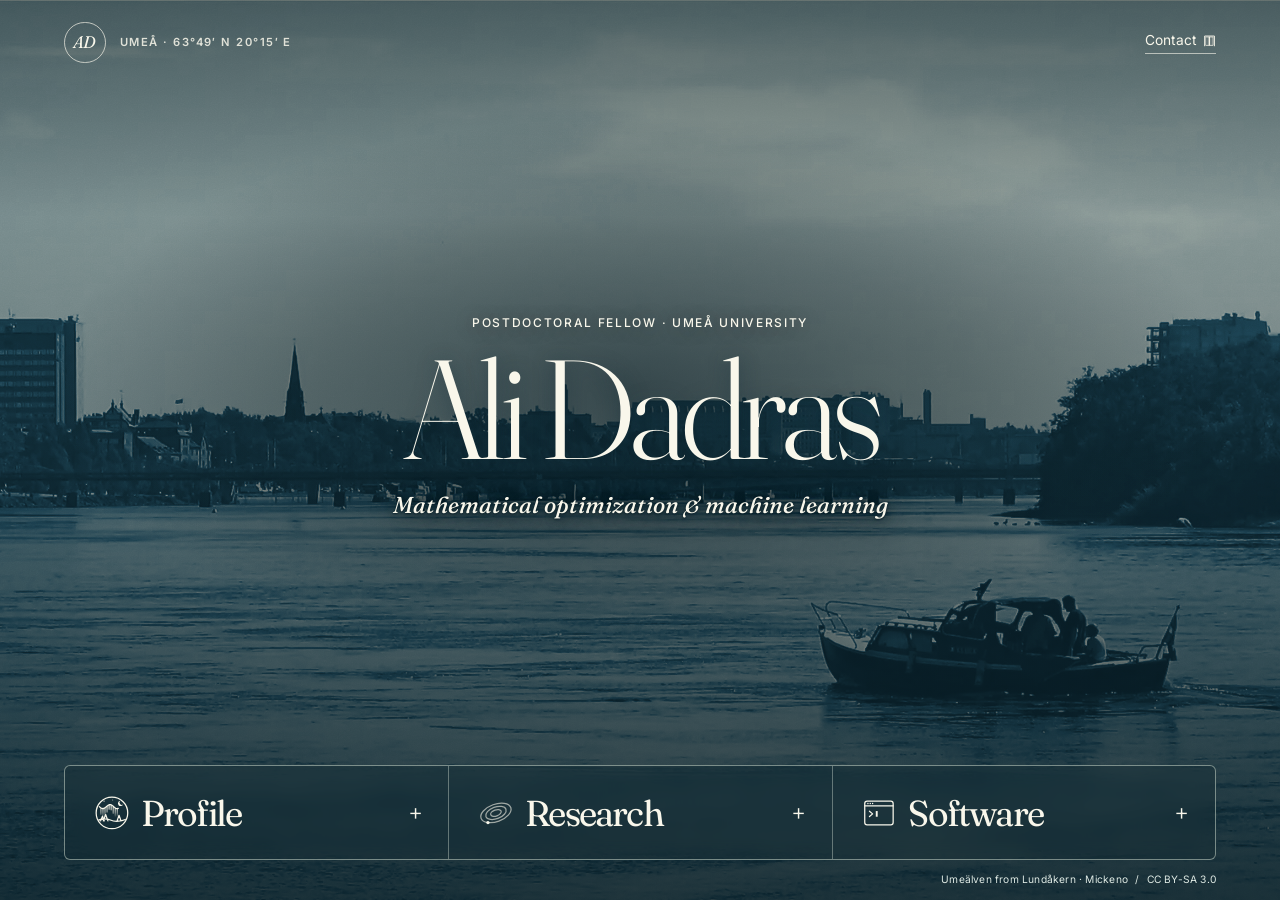
<file: index.html>
<!DOCTYPE html><html lang="en"><head><meta charset="utf-8"><meta name="viewport" content="width=device-width, initial-scale=1"><meta name="color-scheme" content="light"><meta name="theme-color" content="#203a3e"><link rel="preload" href="/fonts/inter.woff2" as="font" type="font/woff2" crossorigin><link rel="preload" href="/fonts/fraunces.woff2" as="font" type="font/woff2" crossorigin><title>Ali Dadras — Mathematical optimization &amp; machine learning</title><meta name="description" content="Ali Dadras, postdoctoral fellow at Umeå University. Research on mathematical optimization and machine learning, particularly federated and distributed learning."><link rel="canonical" href="https://dadrasali.github.io/"><link rel="icon" href="/favicon.ico" sizes="48x48"><link rel="icon" href="/favicon.svg" type="image/svg+xml"><link rel="apple-touch-icon" href="/apple-touch-icon.png"><meta property="og:type" content="website"><meta property="og:site_name" content="Ali Dadras"><meta property="og:title" content="Ali Dadras — Mathematical optimization &amp; machine learning"><meta property="og:description" content="Ali Dadras, postdoctoral fellow at Umeå University. Research on mathematical optimization and machine learning, particularly federated and distributed learning."><meta property="og:url" content="https://dadrasali.github.io/"><meta property="og:image" content="https://dadrasali.github.io/images/share.jpg"><meta property="og:image:width" content="1200"><meta property="og:image:height" content="630"><meta property="og:image:alt" content="Ali Dadras, postdoctoral fellow at Umeå University, over the Ume River"><meta name="twitter:card" content="summary_large_image"><script type="application/ld+json">{"@context":"https://schema.org","@type":"Person","@id":"https://dadrasali.github.io/#person","name":"Ali Dadras","url":"https://dadrasali.github.io/","jobTitle":"Postdoctoral fellow","affiliation":{"@type":"CollegeOrUniversity","name":"Umeå University"},"knowsAbout":["Federated and distributed learning","Optimization algorithms","Convergence analysis","Personalization","Communication efficiency under heterogeneous data"],"sameAs":["https://scholar.google.com/citations?user=49FKi3gAAAAJ&hl=en","https://github.com/DadrasAli","https://orcid.org/0000-0003-1134-2615"]}</script><link rel="stylesheet" href="/_astro/ContactDialog.3GexzNvH.css"></head><body class="riverlight"><a class="skip-link" href="#main">Skip to content</a><svg class="defs" aria-hidden="true" focusable="false"><filter id="duotone" color-interpolation-filters="sRGB"><feColorMatrix type="saturate" values="0"></feColorMatrix><feComponentTransfer><feFuncR type="table" tableValues=".039 .169 .925"></feFuncR><feFuncG type="table" tableValues=".114 .345 .910"></feFuncG><feFuncB type="table" tableValues=".149 .424 .847"></feFuncB></feComponentTransfer></filter></svg><main class="river-scene" id="main"><img class="river-photo" src="/images/ume-river.webp" alt="" width="1800" height="1067" fetchpriority="high"><header class="river-header stage" style="--d:0"><span class="river-mark"><a class="monogram" href="#main" aria-label="Ali Dadras, top of page">AD</a><span class="coords">Umeå <span aria-hidden="true">·</span> 63°49′ N 20°15′ E</span></span><a href="/Ali-Dadras-CV.pdf" data-a="sardad.ila" data-b="es.umu" data-contact>Contact<svg class="contact-glyph" viewBox="0 0 16 16" aria-hidden="true" focusable="false"><defs><clipPath id="contact-glyph-clip"><rect x="3" y="3" width="10" height="11.5"></rect></clipPath></defs><rect class="glow" x="6.4" y="3.5" width="3.2" height="10.5"></rect><g clip-path="url(#contact-glyph-clip)"><rect class="leaf leaf-l" x="3.5" y="3.5" width="4.5" height="10.5"></rect><rect class="leaf leaf-r" x="8" y="3.5" width="4.5" height="10.5"></rect></g><path d="M2 14.5V2.5H14V14.5"></path></svg></a></header><div class="river-identity"><p class="stage" style="--d:1">Postdoctoral fellow · Umeå University</p><h1 class="stage" style="--d:2">Ali Dadras</h1><span class="stage" style="--d:3">Mathematical optimization &amp; machine learning</span></div><div class="river-floor"><nav class="river-dock" aria-label="Explore Ali’s research"><a class="stage" style="--d:4" href="/cv/" data-panel="river-profile"><svg class="door-icon" data-motion="aurora" viewBox="0 0 48 48" aria-hidden="true" focusable="false"><defs><clipPath id="aurora-clip"><circle cx="24" cy="24" r="19.4"></circle></clipPath><linearGradient id="aurora-fade-g" x1="0" y1="0" x2="0" y2="1"><stop offset="0" stop-color="#fff"></stop><stop offset="0.6" stop-color="#fff" stop-opacity=".55"></stop><stop offset="1" stop-color="#fff" stop-opacity="0"></stop></linearGradient><mask id="aurora-fade"><rect x="0" y="13" width="48" height="17" fill="url(#aurora-fade-g)" stroke="none"></rect></mask></defs><circle cx="24" cy="24" r="20"></circle><g clip-path="url(#aurora-clip)"><path class="edge accent-line" d="M8 16 9.6 17.4 11.2 18.3 12.8 18.6 14.4 18 16 16.9 17.6 15.5 19.2 14.2 20.8 13.5 22.4 13.5 24 14.3 25.6 15.6 27.2 17.1 28.8 18.2 30.4 18.6 32 18.3"></path><g mask="url(#aurora-fade)"><path class="ray" d="M10 18.7V25.7"></path><path class="ray" d="M12.6 19.6V28.8"></path><path class="ray" d="M15.2 18.5V27.5"></path><path class="ray" d="M17.8 16.3V22.9"></path><path class="ray" d="M20.4 14.6V19.2"></path><path class="ray" d="M23 14.7V20"></path><path class="ray" d="M25.6 16.6V24.4"></path><path class="ray" d="M28.2 18.8V28.3"></path><path class="ray" d="M30.8 19.6V28"></path></g><path class="solid moon" d="M34.4 8.6A3.4 3.4 0 1 0 38.2 13.2A3.0 3.0 0 0 1 34.4 8.6Z"></path><path d="M3 35Q13 29 22 33T45 31M9.8 34 12 28 14.2 34M13.1 34 16 26 18.9 34M30.5 34 33 27 35.5 34"></path><circle class="star solid" cx="14" cy="9" r="0.8"></circle><circle class="star solid" cx="25" cy="7.5" r="0.6"></circle></g></svg><span>Profile</span><i aria-hidden="true">+</i></a><a class="stage" style="--d:5" href="/publications/" data-panel="river-research"><svg class="door-icon" data-motion="descent" viewBox="0 0 48 48" aria-hidden="true" focusable="false" data-path="0,0,0;1.81,-13.85,.466;7.35,-8.61,.72;7.78,-12.76,.859;9.39,-11.15,.935;9.48,-12.39,.976;10.16,-12.21,1"><g class="sets" transform="rotate(-20 24 24)"><ellipse cx="24" cy="24" rx="20" ry="11"></ellipse><ellipse cx="24" cy="24" rx="13.5" ry="7.43"></ellipse><ellipse cx="24" cy="24" rx="7" ry="3.85"></ellipse></g><path class="trail" pathLength="1" d="M13.84 36.21 15.64 22.36 21.19 27.6 21.61 23.45 23.22 25.06 23.32 23.82 24 24"></path><circle class="dot solid accent" cx="13.84" cy="36.21" r="2.1"></circle></svg><span>Research</span><i aria-hidden="true">+</i></a><a class="stage" style="--d:6" href="https://github.com/DadrasAli" data-panel="river-software"><svg class="door-icon" data-motion="terminal" viewBox="0 0 48 48" aria-hidden="true" focusable="false"><rect x="6" y="9" width="36" height="30" rx="3"></rect><path d="M6 15H42"></path><circle class="solid" cx="10" cy="12" r=".9"></circle><circle class="solid" cx="13" cy="12" r=".9"></circle><circle class="solid" cx="16" cy="12" r=".9"></circle><path d="M12 21.8l4 3.4-4 3.4"></path><path class="char" d="M20 25.2h3"></path><path class="char" d="M25 25.2h3"></path><path class="char" d="M30 25.2h2.4"></path><rect class="cursor solid accent" x="20" y="21.6" width="2.4" height="7.2"></rect></svg><span>Software</span><i aria-hidden="true">+</i></a></nav><p class="river-caption stage" style="--d:7"><a href="https://commons.wikimedia.org/wiki/File:Ume%C3%A4lven,_sedd_fr%C3%A5n_Lund%C3%A5kern.JPG">Umeälven from Lundåkern · Mickeno</a> <span> / </span> <a href="https://creativecommons.org/licenses/by-sa/3.0/">CC BY-SA 3.0</a></p></div></main><dialog class="river-sheet card-dialog" id="river-profile" aria-label="Profile"><div class="sheet-top"><span>Profile</span><div class="sheet-actions"><form method="dialog"><button type="submit" aria-label="Close profile panel">Close <i aria-hidden="true">×</i></button></form></div></div><div class="catalogue-tabs" role="tablist" aria-label="Profile sections"><button type="button" role="tab" id="profile-tab-0" aria-controls="profile-card-0" aria-selected="true">About me</button><button type="button" role="tab" id="profile-tab-1" aria-controls="profile-card-1" aria-selected="false" tabindex="-1">Research interests</button><button type="button" role="tab" id="profile-tab-2" aria-controls="profile-card-2" aria-selected="false" tabindex="-1">Links</button></div><div class="card-stack"><section class="catalogue-card" role="tabpanel" id="profile-card-0" aria-labelledby="profile-tab-0" tabindex="0"><p class="card-label">Profile · About me</p><div class="about"><div class="headshot" role="img" aria-label="Photo placeholder"><span>AD</span></div><h2>About me</h2></div><p>I am a postdoctoral researcher at Umeå University, working at the intersection of mathematical optimization and machine learning. My research focuses on developing and understanding algorithms for federated and distributed learning.</p><a class="card-link" href="/Ali-Dadras-CV.pdf">Curriculum vitae (PDF) ↗</a></section><section class="catalogue-card" role="tabpanel" id="profile-card-1" aria-labelledby="profile-tab-1" tabindex="0" hidden><p class="card-label">Profile · Research interests</p><h2>Research interests</h2><dl class="areas"><div><dt>Mathematical Optimization</dt><dd>Algorithm design, theoretical analysis, and numerical evaluation.</dd></div><div><dt>Distributed and Federated Learning</dt><dd>Personalization, fairness, and communication efficiency.</dd></div></dl></section><section class="catalogue-card" role="tabpanel" id="profile-card-2" aria-labelledby="profile-tab-2" tabindex="0" hidden><p class="card-label">Profile · Links</p><h2>Find me online</h2><nav class="link-list" aria-label="Profile links"><a href="https://scholar.google.com/citations?user=49FKi3gAAAAJ&amp;hl=en">Google Scholar ↗</a><a href="https://github.com/DadrasAli">GitHub ↗</a><a href="https://orcid.org/0000-0003-1134-2615">ORCID ↗</a><a href="/Ali-Dadras-CV.pdf" data-a="sardad.ila" data-b="es.umu">Email ↗</a><a href="/Ali-Dadras-CV.pdf">Curriculum vitae (PDF) ↗</a></nav></section></div></dialog><dialog class="river-sheet card-dialog" id="river-research" aria-label="Research"><div class="sheet-top"><span>Research</span><div class="sheet-actions"><a class="sheet-more" href="/publications/">All publications <span aria-hidden="true">→</span></a><form method="dialog"><button type="submit" aria-label="Close research panel">Close <i aria-hidden="true">×</i></button></form></div></div><div class="catalogue-tabs" role="tablist" aria-label="Research sections"><button type="button" role="tab" id="research-tab-0" aria-controls="research-card-0" aria-selected="true">2026</button><button type="button" role="tab" id="research-tab-1" aria-controls="research-card-1" aria-selected="false" tabindex="-1">2025</button><button type="button" role="tab" id="research-tab-2" aria-controls="research-card-2" aria-selected="false" tabindex="-1">2024</button><button type="button" role="tab" id="research-tab-3" aria-controls="research-card-3" aria-selected="false" tabindex="-1">Earlier</button><button type="button" role="tab" id="research-tab-4" aria-controls="research-card-4" aria-selected="false" tabindex="-1">Patent</button></div><div class="card-stack"><section class="catalogue-card" role="tabpanel" id="research-card-0" aria-labelledby="research-tab-0" tabindex="0"><p class="card-label">Research · 2026</p><h2>2026</h2><article class="pub" data-bib-type="misc" data-bib-key="dadras2026paperfaithful" data-bib-year="2026" data-bib-note="arXiv:2611.17129"><a class="pub-title" href="https://arxiv.org/abs/2611.17129">Paper-Faithful Federated Learning: Scientific Checks for Practitioner and Agent Development</a><p class="pub-authors"><b>A. Dadras</b>, A. Yurtsever</p><p class="pub-meta"><span class="badge">Preprint</span><span class="venue">arXiv:2611.17129</span></p><p class="pub-links"><a href="https://arxiv.org/abs/2611.17129">arXiv</a><button type="button" class="bib">BibTeX</button></p></article><article class="pub" data-bib-type="misc" data-bib-key="wang2026adaptive" data-bib-year="2026" data-bib-note="arXiv:2610.39716"><a class="pub-title" href="https://arxiv.org/abs/2610.39716">Adaptive Federated Optimization Across Smooth and Nonsmooth Regimes</a><p class="pub-authors">Z. Wang, <b>A. Dadras</b>, A. Yurtsever</p><p class="pub-meta"><span class="badge">Preprint</span><span class="venue">arXiv:2610.39716</span></p><p class="pub-links"><a href="https://arxiv.org/abs/2610.39716">arXiv</a><button type="button" class="bib">BibTeX</button></p></article><article class="pub" data-bib-type="inproceedings" data-bib-key="kharaghani2026fairvar" data-bib-year="2026" data-bib-venue="ICANN 2026" data-bib-doi="10.1007/978-3-032-38398-3_48"><a class="pub-title" href="https://doi.org/10.1007/978-3-032-38398-3_48">FAIRVAR: Fair Federated Learning via Variance Regularization</a><p class="pub-authors">Z. Kharaghani, <b>A. Dadras</b>, T. Löfstedt</p><p class="pub-meta"><span class="badge">Conference</span><span class="venue">ICANN 2026 · pp. 581–593</span></p><p class="pub-links"><a href="https://doi.org/10.1007/978-3-032-38398-3_48">DOI</a><button type="button" class="bib">BibTeX</button></p></article></section><section class="catalogue-card" role="tabpanel" id="research-card-1" aria-labelledby="research-tab-1" tabindex="0" hidden><p class="card-label">Research · 2025</p><h2>2025</h2><article class="pub" data-bib-type="inproceedings" data-bib-key="palenzuela2025provable" data-bib-year="2025" data-bib-venue="IEEE MLSP 2025" data-bib-doi="10.1109/MLSP62443.2025.11204301"><a class="pub-title" href="https://doi.org/10.1109/MLSP62443.2025.11204301">Provable Reduction in Communication Rounds for Non-Smooth Convex Federated Learning</a><p class="pub-authors">K. Palenzuela, <b>A. Dadras</b>, A. Yurtsever, T. Löfstedt</p><p class="pub-meta"><span class="badge">Conference</span><span class="venue">IEEE MLSP 2025</span></p><p class="pub-links"><a href="https://doi.org/10.1109/MLSP62443.2025.11204301">DOI</a><button type="button" class="bib">BibTeX</button></p></article><article class="pub" data-bib-type="article" data-bib-key="dadras2025lowrank" data-bib-year="2025" data-bib-venue="Transactions on Machine Learning Research"><a class="pub-title" href="https://openreview.net/forum?id=DFJu1QB2Nr">Personalized Federated Learning via Low-Rank Matrix Optimization</a><p class="pub-authors"><b>A. Dadras</b>, S. U. Stich, A. Yurtsever</p><p class="pub-meta"><span class="badge">Journal</span><span class="venue">Transactions on Machine Learning Research · August 2025</span></p><p class="pub-links"><a href="https://openreview.net/forum?id=DFJu1QB2Nr">OpenReview</a><a href="https://openreview.net/forum?id=EdqF7joEha">OPT 2024</a><button type="button" class="bib">BibTeX</button></p></article></section><section class="catalogue-card" role="tabpanel" id="research-card-2" aria-labelledby="research-tab-2" tabindex="0" hidden><p class="card-label">Research · 2024</p><h2>2024</h2><article class="pub" data-bib-type="inproceedings" data-bib-key="banerjee2024multitier" data-bib-year="2024" data-bib-venue="ICONIP 2024" data-bib-doi="10.1007/978-981-96-6951-6_14"><a class="pub-title" href="https://doi.org/10.1007/978-981-96-6951-6_14">Personalized Multi-tier Federated Learning</a><p class="pub-authors">S. Banerjee, <b>A. Dadras</b>, A. Yurtsever, M. Bhuyan</p><p class="pub-meta"><span class="badge">Conference</span><span class="venue">ICONIP 2024 · pp. 192–207; proceedings published 2025</span></p><p class="pub-links"><a href="https://doi.org/10.1007/978-981-96-6951-6_14">DOI</a><button type="button" class="bib">BibTeX</button></p></article><article class="pub" data-bib-type="inproceedings" data-bib-key="dadras2024frankwolfe" data-bib-year="2024" data-bib-venue="ECML PKDD 2024" data-bib-doi="10.1007/978-3-031-70352-2_4"><a class="pub-title" href="https://doi.org/10.1007/978-3-031-70352-2_4">Federated Frank-Wolfe Algorithm</a><p class="pub-authors"><b>A. Dadras</b>, S. Banerjee, K. Prakhya, A. Yurtsever</p><p class="pub-meta"><span class="badge">Conference</span><span class="venue">ECML PKDD 2024 · pp. 58–75</span></p><p class="pub-links"><a href="https://doi.org/10.1007/978-3-031-70352-2_4">DOI</a><a href="https://openreview.net/forum?id=p2H3LM_OnFo">FL-NeurIPS 2022</a><button type="button" class="bib">BibTeX</button></p></article><article class="pub" data-bib-type="misc" data-bib-key="dadras2024ridgelet" data-bib-year="2024" data-bib-note="arXiv:2401.16099"><a class="pub-title" href="https://arxiv.org/abs/2401.16099">A Ridgelet Approach to Poisson Denoising</a><p class="pub-authors"><b>A. Dadras</b>, K. Leffler, J. Yu</p><p class="pub-meta"><span class="badge">Preprint</span><span class="venue">arXiv:2401.16099</span></p><p class="pub-links"><a href="https://arxiv.org/abs/2401.16099">arXiv</a><button type="button" class="bib">BibTeX</button></p></article></section><section class="catalogue-card" role="tabpanel" id="research-card-3" aria-labelledby="research-tab-3" tabindex="0" hidden><p class="card-label">Research · Earlier</p><h2>Earlier</h2><article class="pub" data-bib-type="inproceedings" data-bib-key="dadras2018graph" data-bib-year="2018" data-bib-venue="3rd Graph Signal Processing Workshop (GSP'18)"><a class="pub-title" href="https://memento.epfl.ch/event/3rd-graph-signal-processing-workshop-gsp18/">Classifying non-stationary time-varying signals on graphs through their deviation from a stationary behavior: preliminary results on EEG signals</a><p class="pub-authors"><b>A. Dadras</b>, B. Pasdeloup, P. Frossard</p><p class="pub-meta"><span class="badge">Workshop</span><span class="venue">3rd Graph Signal Processing Workshop (GSP&#39;18) · EPFL, 6–8 June 2018</span></p><p class="pub-links"><a href="https://memento.epfl.ch/event/3rd-graph-signal-processing-workshop-gsp18/">Event</a><button type="button" class="bib">BibTeX</button></p></article></section><section class="catalogue-card" role="tabpanel" id="research-card-4" aria-labelledby="research-tab-4" tabindex="0" hidden><p class="card-label">Research · Patent</p><h2>Patent</h2><article class="pub patent" data-bib-type="misc" data-bib-key="sorouchyari2025apparatus" data-bib-year="2025" data-bib-note="Europe: granted, EP 4062426 B1 (2025); United States: pending, US 2022/0399127 A1; International: published, WO 2021/098948 A1 (2021). Applicant: EPFL"><a class="pub-title" href="https://patents.google.com/patent/EP4062426B1/en">Apparatus and method for locating cells generating an electrical anomaly in a subject&#39;s body part</a><p class="pub-authors">E. Sorouchyari, F. Rachidi-Haeri, <b>A. Dadras</b></p><p class="pub-meta"><span class="badge">Patent</span><span class="venue">EPFL · co-inventor</span></p><p class="patent-summary">Locates the cells that cause an electrical anomaly, such as atrial arrhythmia, by time-reversing measured electrical signals in a simulation model of the body part.</p><dl class="patent-status"><div><dt>Europe</dt><dd><b>Granted</b> · EP 4062426 B1 (2025)</dd></div><div><dt>United States</dt><dd>Pending · US 2022/0399127 A1</dd></div><div><dt>International</dt><dd>Published · WO 2021/098948 A1 (2021)</dd></div></dl><p class="pub-links"><a href="https://patents.google.com/patent/EP4062426B1/en">EP patent</a><a href="https://patents.google.com/patent/US20220399127A1/en">US application</a><a href="https://patents.google.com/patent/WO2021098948A1/en">WO publication</a><a href="https://www.epfl.ch/labs/emc/publications/">EPFL patent record</a><button type="button" class="bib">BibTeX</button></p></article></section></div></dialog><dialog class="river-sheet card-dialog" id="river-software" aria-label="Software"><div class="sheet-top"><span>Software</span><div class="sheet-actions"><form method="dialog"><button type="submit" aria-label="Close software panel">Close <i aria-hidden="true">×</i></button></form></div></div><div class="catalogue-tabs" role="tablist" aria-label="Software sections"><button type="button" role="tab" id="software-tab-0" aria-controls="software-card-0" aria-selected="true">FedBrew</button><button type="button" role="tab" id="software-tab-1" aria-controls="software-card-1" aria-selected="false" tabindex="-1">Other projects</button></div><div class="card-stack"><section class="catalogue-card" role="tabpanel" id="software-card-0" aria-labelledby="software-tab-0" tabindex="0"><p class="card-label">Software · FedBrew</p><h2>FedBrew</h2><p>FedBrew is an open-source research framework for controlled and reproducible federated learning experiments. Its modular architecture combines configuration validation, checks of specified software and scientific conditions, and self-describing run records to help identify deviations from the intended experimental protocol.</p><p>FedBrew is also designed for development by researchers and AI coding agents. Explicit interfaces, structured documentation, and automated checks guide the extension of algorithms, datasets, and models while helping identify compatibility issues and violations of stated scientific conditions.</p><a class="card-link" href="https://github.com/DadrasAli/fedbrew">Explore FedBrew ↗</a></section><section class="catalogue-card" role="tabpanel" id="software-card-1" aria-labelledby="software-tab-1" tabindex="0" hidden><p class="card-label">Software · Other projects</p><h2>Selected software</h2><p>My software projects support research in mathematical optimization, federated learning, and reproducible computational experimentation.</p><ul class="projects"><li><b><a href="https://github.com/DadrasAli/pFLMF">pFLMF</a></b> — Research implementation of personalized federated learning through low-rank matrix optimization, extending the FL-bench framework.</li><li><b><a href="https://github.com/DadrasAli/AdaFed">AdaFed</a></b> — Research implementation for adaptive federated optimization, including reproducible benchmarks and automated generation of paper figures.</li><li><b><a href="https://github.com/DadrasAli/figspec">figspec</a></b> — A configuration-driven scientific visualization tool that separates figure specifications from rendering code, enabling consistent and reproducible plots.</li></ul><a class="card-link" href="https://github.com/DadrasAli">GitHub profile ↗</a></section></div></dialog><dialog class="contact-portal" id="contact" aria-labelledby="contact-title"><form method="dialog"><button type="submit" class="contact-close" aria-label="Close contact note">Close <i aria-hidden="true">×</i></button></form><div class="contact-layout"><svg class="contact-scene" viewBox="200 18 364 462" preserveAspectRatio="xMidYMid meet" aria-hidden="true" focusable="false"></svg><div class="note-paper"><form class="note" data-note data-a="sardad.ila" data-b="es.umu" novalidate><div class="note-intro"><p class="note-label">Contact <span aria-hidden="true">·</span> A note to Ali</p><h2 class="note-title" id="contact-title">Write to me</h2><p class="note-lede">A question about a paper, an idea for a collaboration, or a student project. When you send it, your own email app opens with the note ready; nothing is stored on this site.</p><fieldset class="note-topics"><legend>Topic</legend><label><input type="radio" name="topic" value="Research collaboration" checked><span>Collaboration</span></label><label><input type="radio" name="topic" value="A question about a paper or code"><span>A paper or code</span></label><label><input type="radio" name="topic" value="Students and supervision"><span>Students</span></label><label><input type="radio" name="topic" value="A note from your website"><span>Something else</span></label></fieldset></div><div class="note-write"><label class="note-field"><span>Your name</span><input name="sender" autocomplete="name" placeholder="Optional"></label><label class="note-field"><span>Your note</span><textarea name="message" rows="5"></textarea></label><div class="note-actions"><button type="submit" class="note-send">Send with my email app <span aria-hidden="true">↗</span></button><p class="note-direct">or write to <span data-address></span><button type="button" class="note-copy" data-copy-address>Copy</button></p></div><p class="note-status" role="status" aria-live="polite"></p></div></form></div></div></dialog></body></html><script type="module" src="/_astro/index.astro_astro_type_script_index_0_lang._TuPK6WI.js"></script>
</file>
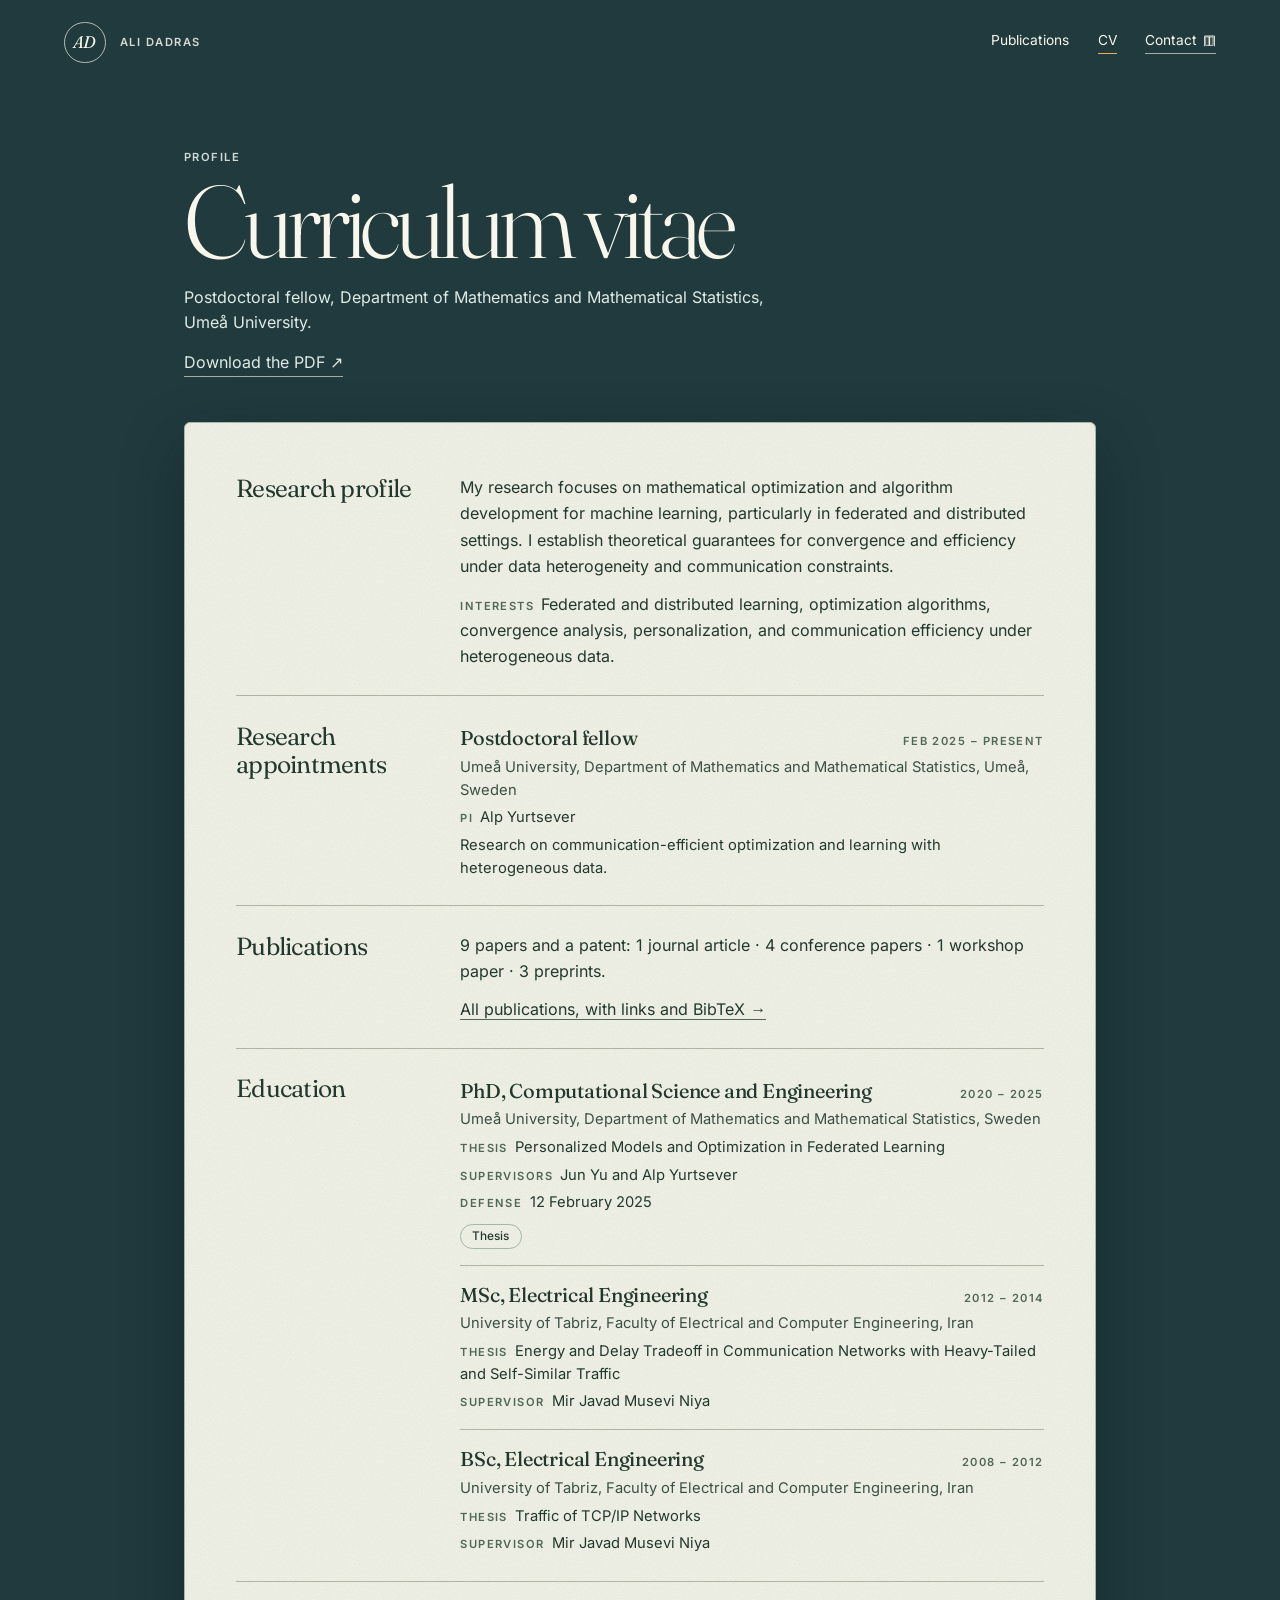
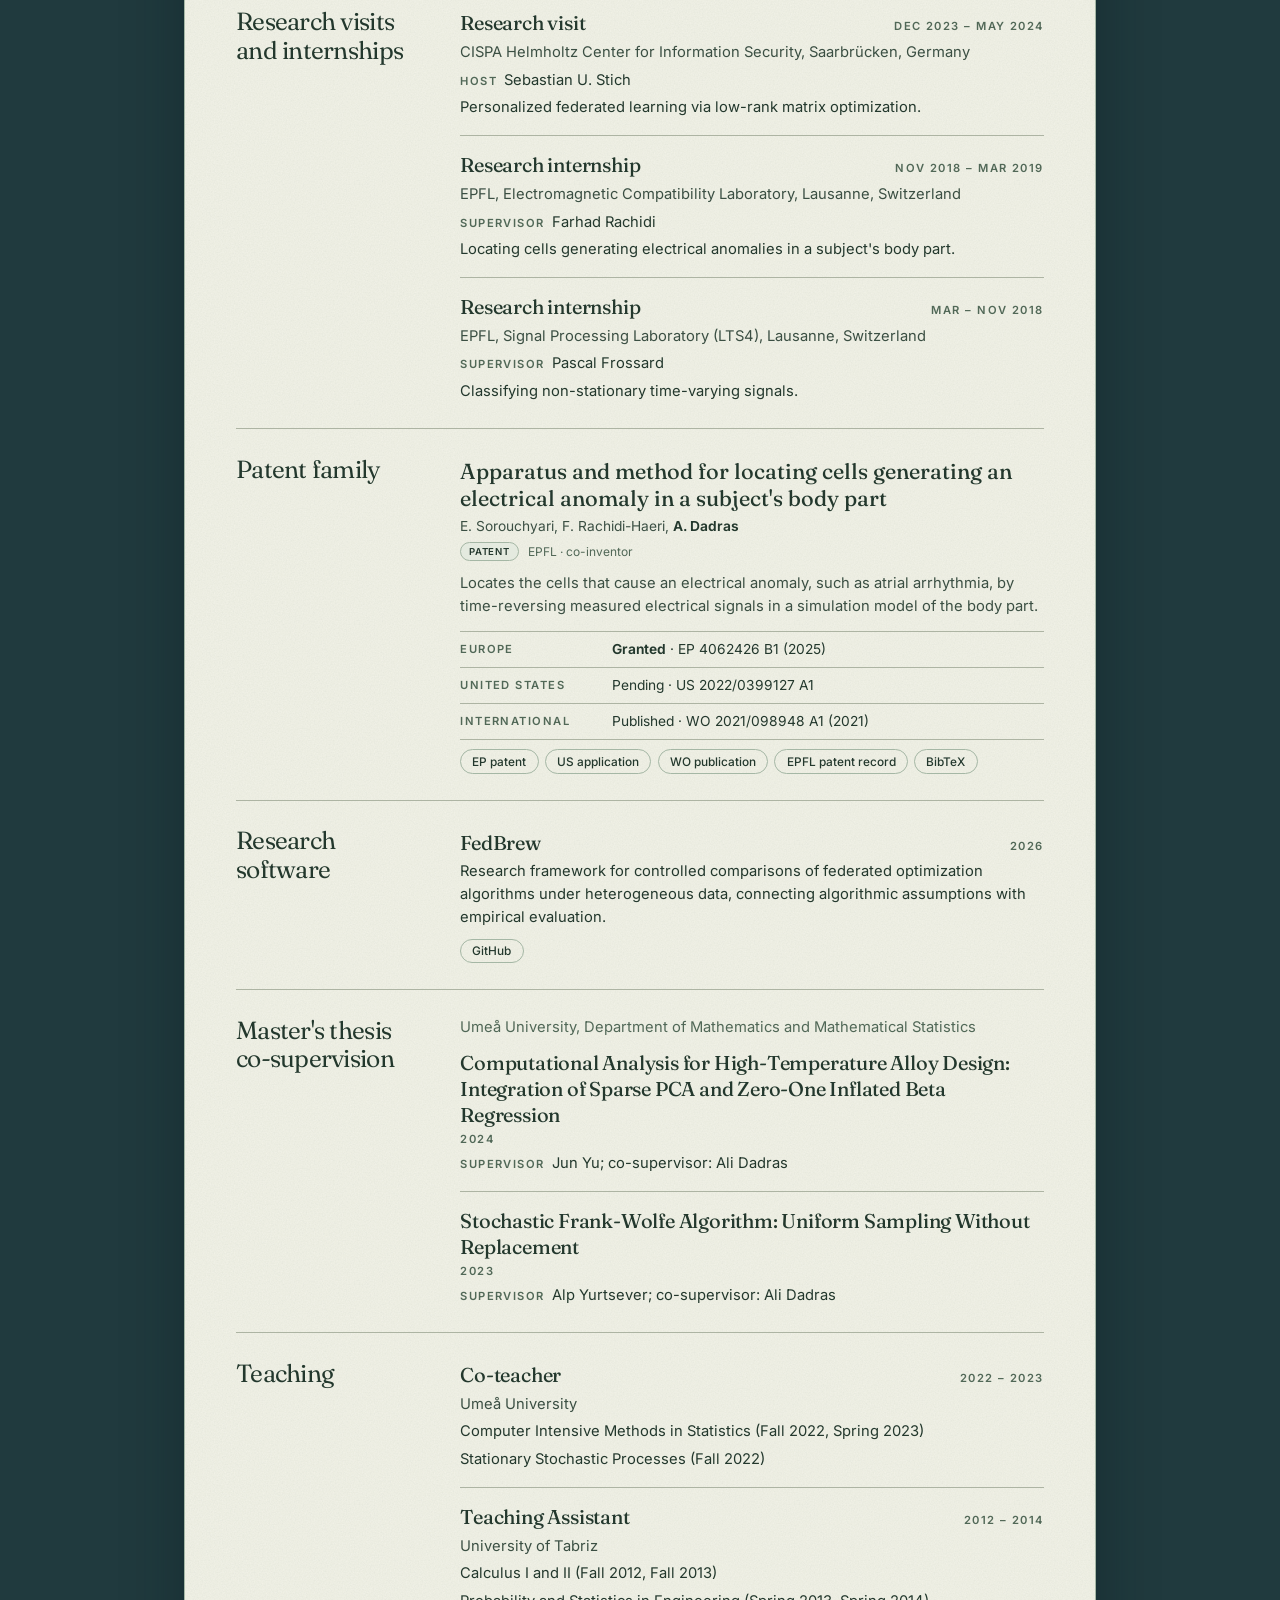
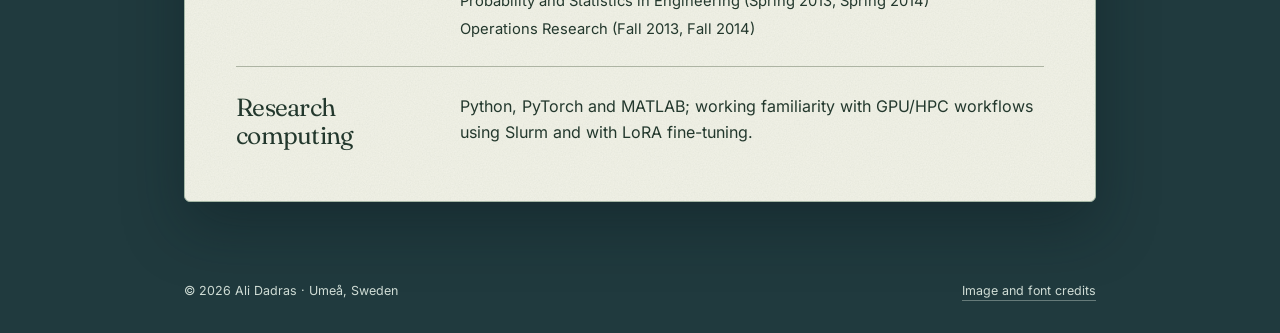
<file: cv/index.html>
<!DOCTYPE html><html lang="en"><head><meta charset="utf-8"><meta name="viewport" content="width=device-width, initial-scale=1"><meta name="color-scheme" content="light"><meta name="theme-color" content="#203a3e"><link rel="preload" href="/fonts/inter.woff2" as="font" type="font/woff2" crossorigin><link rel="preload" href="/fonts/fraunces.woff2" as="font" type="font/woff2" crossorigin><title>Curriculum vitae — Ali Dadras</title><meta name="description" content="Curriculum vitae of Ali Dadras, postdoctoral fellow at Umeå University: appointments, education, research visits, supervision, teaching and patent."><link rel="canonical" href="https://dadrasali.github.io/cv/"><link rel="icon" href="/favicon.ico" sizes="48x48"><link rel="icon" href="/favicon.svg" type="image/svg+xml"><link rel="apple-touch-icon" href="/apple-touch-icon.png"><meta property="og:type" content="website"><meta property="og:site_name" content="Ali Dadras"><meta property="og:title" content="Curriculum vitae — Ali Dadras"><meta property="og:description" content="Curriculum vitae of Ali Dadras, postdoctoral fellow at Umeå University: appointments, education, research visits, supervision, teaching and patent."><meta property="og:url" content="https://dadrasali.github.io/cv/"><meta property="og:image" content="https://dadrasali.github.io/images/share.jpg"><meta property="og:image:width" content="1200"><meta property="og:image:height" content="630"><meta property="og:image:alt" content="Ali Dadras, postdoctoral fellow at Umeå University, over the Ume River"><meta name="twitter:card" content="summary_large_image"><script type="application/ld+json">{"@context":"https://schema.org","@type":"ProfilePage","mainEntity":{"@type":"Person","@id":"https://dadrasali.github.io/#person","name":"Ali Dadras","url":"https://dadrasali.github.io/","jobTitle":"Postdoctoral fellow","affiliation":{"@type":"CollegeOrUniversity","name":"Umeå University"},"knowsAbout":["Federated and distributed learning","Optimization algorithms","Convergence analysis","Personalization","Communication efficiency under heterogeneous data"],"sameAs":["https://scholar.google.com/citations?user=49FKi3gAAAAJ&hl=en","https://github.com/DadrasAli","https://orcid.org/0000-0003-1134-2615"]}}</script><link rel="stylesheet" href="/_astro/ContactDialog.3GexzNvH.css"></head><body class="riverlight"><a class="skip-link" href="#main">Skip to content</a><header class="page-header"><a class="page-home" href="/" aria-label="Ali Dadras, home"><span class="monogram" aria-hidden="true">AD</span><span class="page-home-name">Ali Dadras</span></a><nav class="page-nav" aria-label="Site"><a href="/publications/">Publications</a><a href="/cv/" aria-current="page">CV</a><a href="/Ali-Dadras-CV.pdf" data-a="sardad.ila" data-b="es.umu" data-contact>Contact<svg class="contact-glyph" viewBox="0 0 16 16" aria-hidden="true" focusable="false"><defs><clipPath id="contact-glyph-clip"><rect x="3" y="3" width="10" height="11.5"></rect></clipPath></defs><rect class="glow" x="6.4" y="3.5" width="3.2" height="10.5"></rect><g clip-path="url(#contact-glyph-clip)"><rect class="leaf leaf-l" x="3.5" y="3.5" width="4.5" height="10.5"></rect><rect class="leaf leaf-r" x="8" y="3.5" width="4.5" height="10.5"></rect></g><path d="M2 14.5V2.5H14V14.5"></path></svg></a></nav></header><main class="page cv" id="main"><header class="page-intro"><p class="page-eyebrow">Profile</p><h1>Curriculum vitae</h1><p>Postdoctoral fellow, Department of Mathematics and Mathematical Statistics, Umeå University.</p><p><a class="cv-download" href="/Ali-Dadras-CV.pdf">Download the PDF ↗</a></p></header><div class="sheet"><section class="sheet-section" aria-labelledby="cv-profile"><h2 class="sheet-label" id="cv-profile">Research profile</h2><div><p class="cv-prose">My research focuses on mathematical optimization and algorithm development for machine learning, particularly in federated and distributed settings. I establish theoretical guarantees for convergence and efficiency under data heterogeneity and communication constraints.</p><p class="cv-prose"><span class="cv-label">Interests</span>Federated and distributed learning, optimization algorithms, convergence analysis, personalization, and communication efficiency under heterogeneous data.</p></div></section><section class="sheet-section" aria-labelledby="cv-appointments"><h2 class="sheet-label" id="cv-appointments">Research appointments</h2><div><article class="cv-item"><div class="cv-item-head"><h3 class="cv-title">Postdoctoral fellow</h3><span class="cv-period">Feb 2025 – present</span></div><p class="cv-sub">Umeå University, Department of Mathematics and Mathematical Statistics, Umeå, Sweden</p><p><span class="cv-label">PI</span>Alp Yurtsever</p><p>Research on communication-efficient optimization and learning with heterogeneous data.</p></article></div></section><section class="sheet-section" aria-labelledby="cv-publications"><h2 class="sheet-label" id="cv-publications">Publications</h2><div><p class="cv-prose">9 papers and a patent: 1 journal article · 4 conference papers · 1 workshop paper · 3 preprints.</p><p class="cv-prose"><a class="cv-more" href="/publications/">All publications, with links and BibTeX →</a></p></div></section><section class="sheet-section" aria-labelledby="cv-education"><h2 class="sheet-label" id="cv-education">Education</h2><div><article class="cv-item"><div class="cv-item-head"><h3 class="cv-title">PhD, Computational Science and Engineering</h3><span class="cv-period">2020 – 2025</span></div><p class="cv-sub">Umeå University, Department of Mathematics and Mathematical Statistics, Sweden</p><p><span class="cv-label">Thesis</span>Personalized Models and Optimization in Federated Learning</p><p><span class="cv-label">Supervisors</span>Jun Yu and Alp Yurtsever</p><p><span class="cv-label">Defense</span>12 February 2025</p><p class="pub-links"><a href="https://umu.diva-portal.org/smash/record.jsf?pid=diva2:1930455">Thesis</a></p></article><article class="cv-item"><div class="cv-item-head"><h3 class="cv-title">MSc, Electrical Engineering</h3><span class="cv-period">2012 – 2014</span></div><p class="cv-sub">University of Tabriz, Faculty of Electrical and Computer Engineering, Iran</p><p><span class="cv-label">Thesis</span>Energy and Delay Tradeoff in Communication Networks with Heavy-Tailed and Self-Similar Traffic</p><p><span class="cv-label">Supervisor</span>Mir Javad Musevi Niya</p></article><article class="cv-item"><div class="cv-item-head"><h3 class="cv-title">BSc, Electrical Engineering</h3><span class="cv-period">2008 – 2012</span></div><p class="cv-sub">University of Tabriz, Faculty of Electrical and Computer Engineering, Iran</p><p><span class="cv-label">Thesis</span>Traffic of TCP/IP Networks</p><p><span class="cv-label">Supervisor</span>Mir Javad Musevi Niya</p></article></div></section><section class="sheet-section" aria-labelledby="cv-visits"><h2 class="sheet-label" id="cv-visits">Research visits and internships</h2><div><article class="cv-item"><div class="cv-item-head"><h3 class="cv-title">Research visit</h3><span class="cv-period">Dec 2023 – May 2024</span></div><p class="cv-sub">CISPA Helmholtz Center for Information Security, Saarbrücken, Germany</p><p><span class="cv-label">Host</span>Sebastian U. Stich</p><p>Personalized federated learning via low-rank matrix optimization.</p></article><article class="cv-item"><div class="cv-item-head"><h3 class="cv-title">Research internship</h3><span class="cv-period">Nov 2018 – Mar 2019</span></div><p class="cv-sub">EPFL, Electromagnetic Compatibility Laboratory, Lausanne, Switzerland</p><p><span class="cv-label">Supervisor</span>Farhad Rachidi</p><p>Locating cells generating electrical anomalies in a subject&#39;s body part.</p></article><article class="cv-item"><div class="cv-item-head"><h3 class="cv-title">Research internship</h3><span class="cv-period">Mar – Nov 2018</span></div><p class="cv-sub">EPFL, Signal Processing Laboratory (LTS4), Lausanne, Switzerland</p><p><span class="cv-label">Supervisor</span>Pascal Frossard</p><p>Classifying non-stationary time-varying signals.</p></article></div></section><section class="sheet-section" aria-labelledby="cv-patents"><h2 class="sheet-label" id="cv-patents">Patent family</h2><div><article class="pub patent" data-bib-type="misc" data-bib-key="sorouchyari2025apparatus" data-bib-year="2025" data-bib-note="Europe: granted, EP 4062426 B1 (2025); United States: pending, US 2022/0399127 A1; International: published, WO 2021/098948 A1 (2021). Applicant: EPFL"><a class="pub-title" href="https://patents.google.com/patent/EP4062426B1/en">Apparatus and method for locating cells generating an electrical anomaly in a subject&#39;s body part</a><p class="pub-authors">E. Sorouchyari, F. Rachidi-Haeri, <b>A. Dadras</b></p><p class="pub-meta"><span class="badge">Patent</span><span class="venue">EPFL · co-inventor</span></p><p class="patent-summary">Locates the cells that cause an electrical anomaly, such as atrial arrhythmia, by time-reversing measured electrical signals in a simulation model of the body part.</p><dl class="patent-status"><div><dt>Europe</dt><dd><b>Granted</b> · EP 4062426 B1 (2025)</dd></div><div><dt>United States</dt><dd>Pending · US 2022/0399127 A1</dd></div><div><dt>International</dt><dd>Published · WO 2021/098948 A1 (2021)</dd></div></dl><p class="pub-links"><a href="https://patents.google.com/patent/EP4062426B1/en">EP patent</a><a href="https://patents.google.com/patent/US20220399127A1/en">US application</a><a href="https://patents.google.com/patent/WO2021098948A1/en">WO publication</a><a href="https://www.epfl.ch/labs/emc/publications/">EPFL patent record</a><button type="button" class="bib">BibTeX</button></p></article></div></section><section class="sheet-section" aria-labelledby="cv-software"><h2 class="sheet-label" id="cv-software">Research software</h2><div><article class="cv-item"><div class="cv-item-head"><h3 class="cv-title">FedBrew</h3><span class="cv-period">2026</span></div><p>Research framework for controlled comparisons of federated optimization algorithms under heterogeneous data, connecting algorithmic assumptions with empirical evaluation.</p><p class="pub-links"><a href="https://github.com/DadrasAli/fedbrew">GitHub</a></p></article></div></section><section class="sheet-section" aria-labelledby="cv-supervision"><h2 class="sheet-label" id="cv-supervision">Master&#39;s thesis co-supervision</h2><div><p class="cv-note">Umeå University, Department of Mathematics and Mathematical Statistics</p><article class="cv-item"><div class="cv-item-head"><h3 class="cv-title">Computational Analysis for High-Temperature Alloy Design: Integration of Sparse PCA and Zero-One Inflated Beta Regression</h3><span class="cv-period">2024</span></div><p><span class="cv-label">Supervisor</span>Jun Yu; co-supervisor: Ali Dadras</p></article><article class="cv-item"><div class="cv-item-head"><h3 class="cv-title">Stochastic Frank-Wolfe Algorithm: Uniform Sampling Without Replacement</h3><span class="cv-period">2023</span></div><p><span class="cv-label">Supervisor</span>Alp Yurtsever; co-supervisor: Ali Dadras</p></article></div></section><section class="sheet-section" aria-labelledby="cv-teaching"><h2 class="sheet-label" id="cv-teaching">Teaching</h2><div><article class="cv-item"><div class="cv-item-head"><h3 class="cv-title">Co-teacher</h3><span class="cv-period">2022 – 2023</span></div><p class="cv-sub">Umeå University</p><p>Computer Intensive Methods in Statistics (Fall 2022, Spring 2023)</p><p>Stationary Stochastic Processes (Fall 2022)</p></article><article class="cv-item"><div class="cv-item-head"><h3 class="cv-title">Teaching Assistant</h3><span class="cv-period">2012 – 2014</span></div><p class="cv-sub">University of Tabriz</p><p>Calculus I and II (Fall 2012, Fall 2013)</p><p>Probability and Statistics in Engineering (Spring 2013, Spring 2014)</p><p>Operations Research (Fall 2013, Fall 2014)</p></article></div></section><section class="sheet-section" aria-labelledby="cv-skills"><h2 class="sheet-label" id="cv-skills">Research computing</h2><div><p class="cv-prose">Python, PyTorch and MATLAB; working familiarity with GPU/HPC workflows using Slurm and with LoRA fine-tuning.</p></div></section></div></main><footer class="page-footer"><span>© 2026 Ali Dadras · Umeå, Sweden</span><a href="/CREDITS.txt">Image and font credits</a></footer><dialog class="contact-portal" id="contact" aria-labelledby="contact-title"><form method="dialog"><button type="submit" class="contact-close" aria-label="Close contact note">Close <i aria-hidden="true">×</i></button></form><div class="contact-layout"><svg class="contact-scene" viewBox="200 18 364 462" preserveAspectRatio="xMidYMid meet" aria-hidden="true" focusable="false"></svg><div class="note-paper"><form class="note" data-note data-a="sardad.ila" data-b="es.umu" novalidate><div class="note-intro"><p class="note-label">Contact <span aria-hidden="true">·</span> A note to Ali</p><h2 class="note-title" id="contact-title">Write to me</h2><p class="note-lede">A question about a paper, an idea for a collaboration, or a student project. When you send it, your own email app opens with the note ready; nothing is stored on this site.</p><fieldset class="note-topics"><legend>Topic</legend><label><input type="radio" name="topic" value="Research collaboration" checked><span>Collaboration</span></label><label><input type="radio" name="topic" value="A question about a paper or code"><span>A paper or code</span></label><label><input type="radio" name="topic" value="Students and supervision"><span>Students</span></label><label><input type="radio" name="topic" value="A note from your website"><span>Something else</span></label></fieldset></div><div class="note-write"><label class="note-field"><span>Your name</span><input name="sender" autocomplete="name" placeholder="Optional"></label><label class="note-field"><span>Your note</span><textarea name="message" rows="5"></textarea></label><div class="note-actions"><button type="submit" class="note-send">Send with my email app <span aria-hidden="true">↗</span></button><p class="note-direct">or write to <span data-address></span><button type="button" class="note-copy" data-copy-address>Copy</button></p></div><p class="note-status" role="status" aria-live="polite"></p></div></form></div></div></dialog></body></html><script type="module" src="/_astro/cv.astro_astro_type_script_index_0_lang.0NgLpiOa.js"></script>
</file>
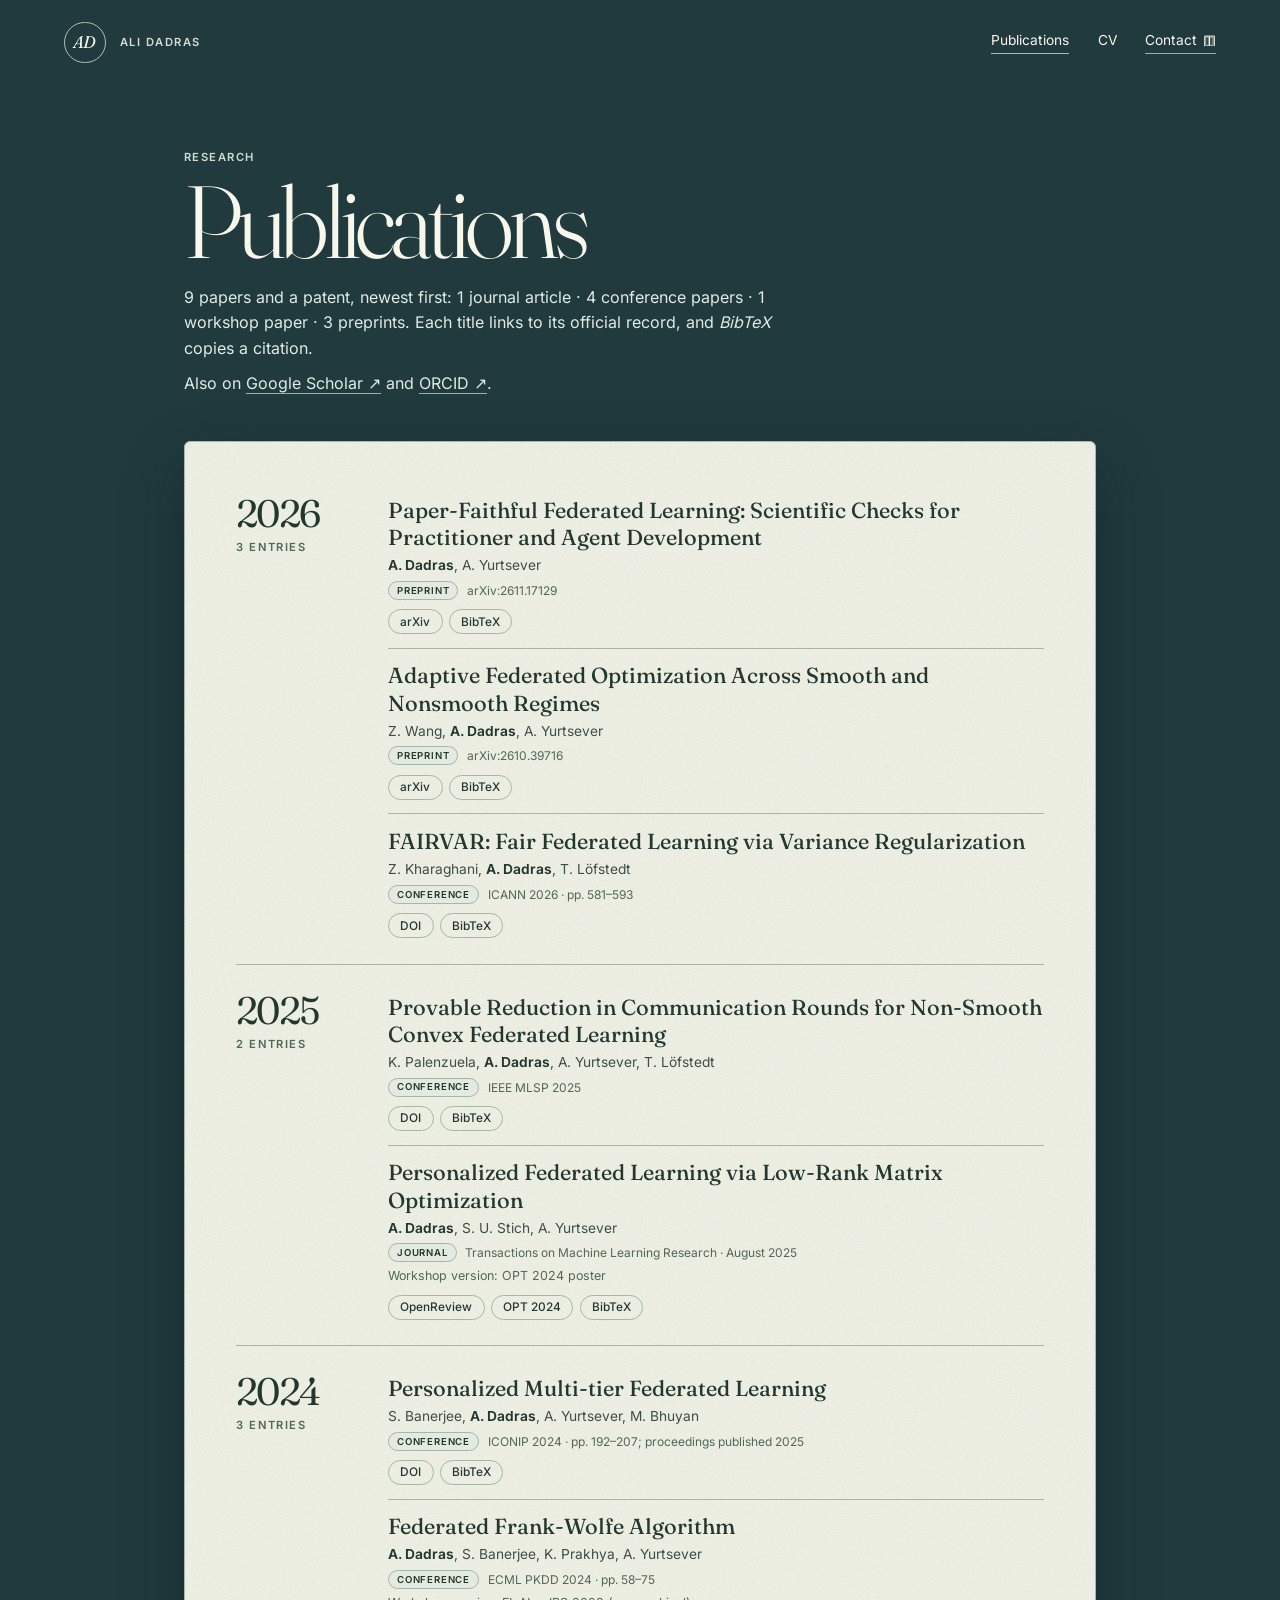
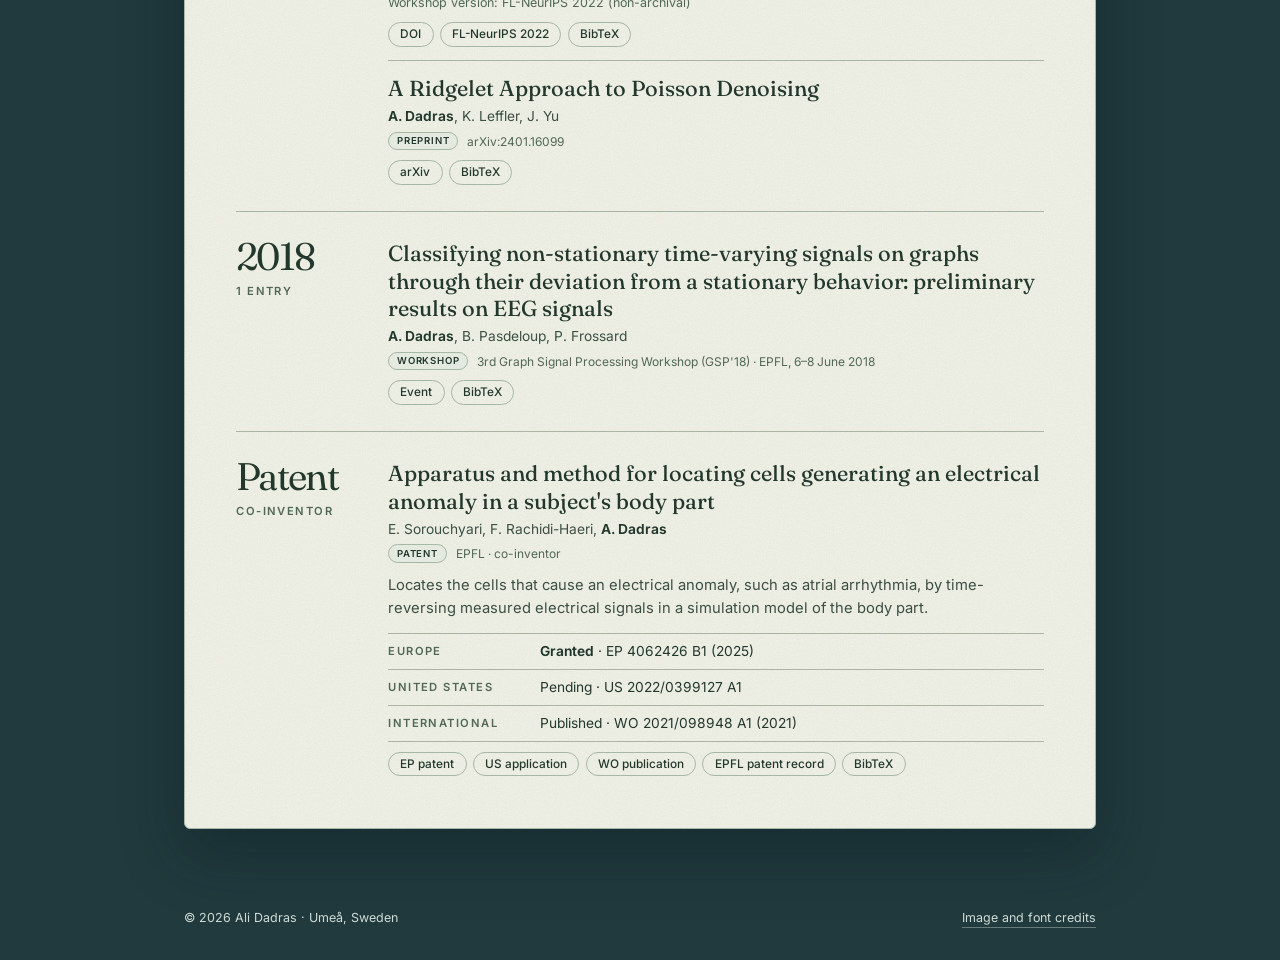
<file: publications/index.html>
<!DOCTYPE html><html lang="en"><head><meta charset="utf-8"><meta name="viewport" content="width=device-width, initial-scale=1"><meta name="color-scheme" content="light"><meta name="theme-color" content="#203a3e"><link rel="preload" href="/fonts/inter.woff2" as="font" type="font/woff2" crossorigin><link rel="preload" href="/fonts/fraunces.woff2" as="font" type="font/woff2" crossorigin><title>Publications — Ali Dadras</title><meta name="description" content="Publications and patent of Ali Dadras: mathematical optimization and machine learning, particularly federated and distributed learning."><link rel="canonical" href="https://dadrasali.github.io/publications/"><link rel="icon" href="/favicon.ico" sizes="48x48"><link rel="icon" href="/favicon.svg" type="image/svg+xml"><link rel="apple-touch-icon" href="/apple-touch-icon.png"><meta property="og:type" content="website"><meta property="og:site_name" content="Ali Dadras"><meta property="og:title" content="Publications — Ali Dadras"><meta property="og:description" content="Publications and patent of Ali Dadras: mathematical optimization and machine learning, particularly federated and distributed learning."><meta property="og:url" content="https://dadrasali.github.io/publications/"><meta property="og:image" content="https://dadrasali.github.io/images/share.jpg"><meta property="og:image:width" content="1200"><meta property="og:image:height" content="630"><meta property="og:image:alt" content="Ali Dadras, postdoctoral fellow at Umeå University, over the Ume River"><meta name="twitter:card" content="summary_large_image"><script type="application/ld+json">{"@context":"https://schema.org","@type":"CollectionPage","name":"Publications of Ali Dadras","about":{"@type":"Person","@id":"https://dadrasali.github.io/#person","name":"Ali Dadras","url":"https://dadrasali.github.io/","jobTitle":"Postdoctoral fellow","affiliation":{"@type":"CollegeOrUniversity","name":"Umeå University"},"knowsAbout":["Federated and distributed learning","Optimization algorithms","Convergence analysis","Personalization","Communication efficiency under heterogeneous data"],"sameAs":["https://scholar.google.com/citations?user=49FKi3gAAAAJ&hl=en","https://github.com/DadrasAli","https://orcid.org/0000-0003-1134-2615"]},"hasPart":[{"@type":"ScholarlyArticle","name":"Paper-Faithful Federated Learning: Scientific Checks for Practitioner and Agent Development","author":[{"@type":"Person","name":"A. Dadras"},{"@type":"Person","name":"A. Yurtsever"}],"datePublished":"2026","url":"https://arxiv.org/abs/2611.17129"},{"@type":"ScholarlyArticle","name":"Adaptive Federated Optimization Across Smooth and Nonsmooth Regimes","author":[{"@type":"Person","name":"Z. Wang"},{"@type":"Person","name":"A. Dadras"},{"@type":"Person","name":"A. Yurtsever"}],"datePublished":"2026","url":"https://arxiv.org/abs/2610.39716"},{"@type":"ScholarlyArticle","name":"FAIRVAR: Fair Federated Learning via Variance Regularization","author":[{"@type":"Person","name":"Z. Kharaghani"},{"@type":"Person","name":"A. Dadras"},{"@type":"Person","name":"T. Löfstedt"}],"datePublished":"2026","url":"https://doi.org/10.1007/978-3-032-38398-3_48","sameAs":"https://doi.org/10.1007/978-3-032-38398-3_48"},{"@type":"ScholarlyArticle","name":"Provable Reduction in Communication Rounds for Non-Smooth Convex Federated Learning","author":[{"@type":"Person","name":"K. Palenzuela"},{"@type":"Person","name":"A. Dadras"},{"@type":"Person","name":"A. Yurtsever"},{"@type":"Person","name":"T. Löfstedt"}],"datePublished":"2025","url":"https://doi.org/10.1109/MLSP62443.2025.11204301","sameAs":"https://doi.org/10.1109/MLSP62443.2025.11204301"},{"@type":"ScholarlyArticle","name":"Personalized Federated Learning via Low-Rank Matrix Optimization","author":[{"@type":"Person","name":"A. Dadras"},{"@type":"Person","name":"S. U. Stich"},{"@type":"Person","name":"A. Yurtsever"}],"datePublished":"2025","url":"https://openreview.net/forum?id=DFJu1QB2Nr"},{"@type":"ScholarlyArticle","name":"Personalized Multi-tier Federated Learning","author":[{"@type":"Person","name":"S. Banerjee"},{"@type":"Person","name":"A. Dadras"},{"@type":"Person","name":"A. Yurtsever"},{"@type":"Person","name":"M. Bhuyan"}],"datePublished":"2024","url":"https://doi.org/10.1007/978-981-96-6951-6_14","sameAs":"https://doi.org/10.1007/978-981-96-6951-6_14"},{"@type":"ScholarlyArticle","name":"Federated Frank-Wolfe Algorithm","author":[{"@type":"Person","name":"A. Dadras"},{"@type":"Person","name":"S. Banerjee"},{"@type":"Person","name":"K. Prakhya"},{"@type":"Person","name":"A. Yurtsever"}],"datePublished":"2024","url":"https://doi.org/10.1007/978-3-031-70352-2_4","sameAs":"https://doi.org/10.1007/978-3-031-70352-2_4"},{"@type":"ScholarlyArticle","name":"A Ridgelet Approach to Poisson Denoising","author":[{"@type":"Person","name":"A. Dadras"},{"@type":"Person","name":"K. Leffler"},{"@type":"Person","name":"J. Yu"}],"datePublished":"2024","url":"https://arxiv.org/abs/2401.16099"},{"@type":"ScholarlyArticle","name":"Classifying non-stationary time-varying signals on graphs through their deviation from a stationary behavior: preliminary results on EEG signals","author":[{"@type":"Person","name":"A. Dadras"},{"@type":"Person","name":"B. Pasdeloup"},{"@type":"Person","name":"P. Frossard"}],"datePublished":"2018","url":"https://memento.epfl.ch/event/3rd-graph-signal-processing-workshop-gsp18/"}]}</script><link rel="stylesheet" href="/_astro/ContactDialog.3GexzNvH.css"></head><body class="riverlight"><a class="skip-link" href="#main">Skip to content</a><header class="page-header"><a class="page-home" href="/" aria-label="Ali Dadras, home"><span class="monogram" aria-hidden="true">AD</span><span class="page-home-name">Ali Dadras</span></a><nav class="page-nav" aria-label="Site"><a href="/publications/" aria-current="page">Publications</a><a href="/cv/">CV</a><a href="/Ali-Dadras-CV.pdf" data-a="sardad.ila" data-b="es.umu" data-contact>Contact<svg class="contact-glyph" viewBox="0 0 16 16" aria-hidden="true" focusable="false"><defs><clipPath id="contact-glyph-clip"><rect x="3" y="3" width="10" height="11.5"></rect></clipPath></defs><rect class="glow" x="6.4" y="3.5" width="3.2" height="10.5"></rect><g clip-path="url(#contact-glyph-clip)"><rect class="leaf leaf-l" x="3.5" y="3.5" width="4.5" height="10.5"></rect><rect class="leaf leaf-r" x="8" y="3.5" width="4.5" height="10.5"></rect></g><path d="M2 14.5V2.5H14V14.5"></path></svg></a></nav></header><main class="page" id="main"><header class="page-intro"><p class="page-eyebrow">Research</p><h1>Publications</h1><p>9 papers and a patent, newest first: 1 journal article · 4 conference papers · 1 workshop paper · 3 preprints. Each title links to its official record, and <em>BibTeX</em> copies a citation.</p><p>Also on <a href="https://scholar.google.com/citations?user=49FKi3gAAAAJ&amp;hl=en">Google Scholar ↗</a> and <a href="https://orcid.org/0000-0003-1134-2615">ORCID ↗</a>.</p></header><div class="sheet"><section class="sheet-section" aria-labelledby="year-2026"><h2 class="sheet-label" id="year-2026">2026<span class="visually-hidden">, </span><small>3 entries</small></h2><div><article class="pub" data-bib-type="misc" data-bib-key="dadras2026paperfaithful" data-bib-year="2026" data-bib-note="arXiv:2611.17129"><a class="pub-title" href="https://arxiv.org/abs/2611.17129">Paper-Faithful Federated Learning: Scientific Checks for Practitioner and Agent Development</a><p class="pub-authors"><b>A. Dadras</b>, A. Yurtsever</p><p class="pub-meta"><span class="badge">Preprint</span><span class="venue">arXiv:2611.17129</span></p><p class="pub-links"><a href="https://arxiv.org/abs/2611.17129">arXiv</a><button type="button" class="bib">BibTeX</button></p></article><article class="pub" data-bib-type="misc" data-bib-key="wang2026adaptive" data-bib-year="2026" data-bib-note="arXiv:2610.39716"><a class="pub-title" href="https://arxiv.org/abs/2610.39716">Adaptive Federated Optimization Across Smooth and Nonsmooth Regimes</a><p class="pub-authors">Z. Wang, <b>A. Dadras</b>, A. Yurtsever</p><p class="pub-meta"><span class="badge">Preprint</span><span class="venue">arXiv:2610.39716</span></p><p class="pub-links"><a href="https://arxiv.org/abs/2610.39716">arXiv</a><button type="button" class="bib">BibTeX</button></p></article><article class="pub" data-bib-type="inproceedings" data-bib-key="kharaghani2026fairvar" data-bib-year="2026" data-bib-venue="ICANN 2026" data-bib-doi="10.1007/978-3-032-38398-3_48"><a class="pub-title" href="https://doi.org/10.1007/978-3-032-38398-3_48">FAIRVAR: Fair Federated Learning via Variance Regularization</a><p class="pub-authors">Z. Kharaghani, <b>A. Dadras</b>, T. Löfstedt</p><p class="pub-meta"><span class="badge">Conference</span><span class="venue">ICANN 2026 · pp. 581–593</span></p><p class="pub-links"><a href="https://doi.org/10.1007/978-3-032-38398-3_48">DOI</a><button type="button" class="bib">BibTeX</button></p></article></div></section><section class="sheet-section" aria-labelledby="year-2025"><h2 class="sheet-label" id="year-2025">2025<span class="visually-hidden">, </span><small>2 entries</small></h2><div><article class="pub" data-bib-type="inproceedings" data-bib-key="palenzuela2025provable" data-bib-year="2025" data-bib-venue="IEEE MLSP 2025" data-bib-doi="10.1109/MLSP62443.2025.11204301"><a class="pub-title" href="https://doi.org/10.1109/MLSP62443.2025.11204301">Provable Reduction in Communication Rounds for Non-Smooth Convex Federated Learning</a><p class="pub-authors">K. Palenzuela, <b>A. Dadras</b>, A. Yurtsever, T. Löfstedt</p><p class="pub-meta"><span class="badge">Conference</span><span class="venue">IEEE MLSP 2025</span></p><p class="pub-links"><a href="https://doi.org/10.1109/MLSP62443.2025.11204301">DOI</a><button type="button" class="bib">BibTeX</button></p></article><article class="pub" data-bib-type="article" data-bib-key="dadras2025lowrank" data-bib-year="2025" data-bib-venue="Transactions on Machine Learning Research"><a class="pub-title" href="https://openreview.net/forum?id=DFJu1QB2Nr">Personalized Federated Learning via Low-Rank Matrix Optimization</a><p class="pub-authors"><b>A. Dadras</b>, S. U. Stich, A. Yurtsever</p><p class="pub-meta"><span class="badge">Journal</span><span class="venue">Transactions on Machine Learning Research · August 2025</span></p><p class="pub-note">Workshop version: OPT 2024 poster</p><p class="pub-links"><a href="https://openreview.net/forum?id=DFJu1QB2Nr">OpenReview</a><a href="https://openreview.net/forum?id=EdqF7joEha">OPT 2024</a><button type="button" class="bib">BibTeX</button></p></article></div></section><section class="sheet-section" aria-labelledby="year-2024"><h2 class="sheet-label" id="year-2024">2024<span class="visually-hidden">, </span><small>3 entries</small></h2><div><article class="pub" data-bib-type="inproceedings" data-bib-key="banerjee2024multitier" data-bib-year="2024" data-bib-venue="ICONIP 2024" data-bib-doi="10.1007/978-981-96-6951-6_14"><a class="pub-title" href="https://doi.org/10.1007/978-981-96-6951-6_14">Personalized Multi-tier Federated Learning</a><p class="pub-authors">S. Banerjee, <b>A. Dadras</b>, A. Yurtsever, M. Bhuyan</p><p class="pub-meta"><span class="badge">Conference</span><span class="venue">ICONIP 2024 · pp. 192–207; proceedings published 2025</span></p><p class="pub-links"><a href="https://doi.org/10.1007/978-981-96-6951-6_14">DOI</a><button type="button" class="bib">BibTeX</button></p></article><article class="pub" data-bib-type="inproceedings" data-bib-key="dadras2024frankwolfe" data-bib-year="2024" data-bib-venue="ECML PKDD 2024" data-bib-doi="10.1007/978-3-031-70352-2_4"><a class="pub-title" href="https://doi.org/10.1007/978-3-031-70352-2_4">Federated Frank-Wolfe Algorithm</a><p class="pub-authors"><b>A. Dadras</b>, S. Banerjee, K. Prakhya, A. Yurtsever</p><p class="pub-meta"><span class="badge">Conference</span><span class="venue">ECML PKDD 2024 · pp. 58–75</span></p><p class="pub-note">Workshop version: FL-NeurIPS 2022 (non-archival)</p><p class="pub-links"><a href="https://doi.org/10.1007/978-3-031-70352-2_4">DOI</a><a href="https://openreview.net/forum?id=p2H3LM_OnFo">FL-NeurIPS 2022</a><button type="button" class="bib">BibTeX</button></p></article><article class="pub" data-bib-type="misc" data-bib-key="dadras2024ridgelet" data-bib-year="2024" data-bib-note="arXiv:2401.16099"><a class="pub-title" href="https://arxiv.org/abs/2401.16099">A Ridgelet Approach to Poisson Denoising</a><p class="pub-authors"><b>A. Dadras</b>, K. Leffler, J. Yu</p><p class="pub-meta"><span class="badge">Preprint</span><span class="venue">arXiv:2401.16099</span></p><p class="pub-links"><a href="https://arxiv.org/abs/2401.16099">arXiv</a><button type="button" class="bib">BibTeX</button></p></article></div></section><section class="sheet-section" aria-labelledby="year-2018"><h2 class="sheet-label" id="year-2018">2018<span class="visually-hidden">, </span><small>1 entry</small></h2><div><article class="pub" data-bib-type="inproceedings" data-bib-key="dadras2018graph" data-bib-year="2018" data-bib-venue="3rd Graph Signal Processing Workshop (GSP'18)"><a class="pub-title" href="https://memento.epfl.ch/event/3rd-graph-signal-processing-workshop-gsp18/">Classifying non-stationary time-varying signals on graphs through their deviation from a stationary behavior: preliminary results on EEG signals</a><p class="pub-authors"><b>A. Dadras</b>, B. Pasdeloup, P. Frossard</p><p class="pub-meta"><span class="badge">Workshop</span><span class="venue">3rd Graph Signal Processing Workshop (GSP&#39;18) · EPFL, 6–8 June 2018</span></p><p class="pub-links"><a href="https://memento.epfl.ch/event/3rd-graph-signal-processing-workshop-gsp18/">Event</a><button type="button" class="bib">BibTeX</button></p></article></div></section><section class="sheet-section" aria-labelledby="patents"><h2 class="sheet-label" id="patents">Patent<span class="visually-hidden">, </span><small>Co-inventor</small></h2><div><article class="pub patent" data-bib-type="misc" data-bib-key="sorouchyari2025apparatus" data-bib-year="2025" data-bib-note="Europe: granted, EP 4062426 B1 (2025); United States: pending, US 2022/0399127 A1; International: published, WO 2021/098948 A1 (2021). Applicant: EPFL"><a class="pub-title" href="https://patents.google.com/patent/EP4062426B1/en">Apparatus and method for locating cells generating an electrical anomaly in a subject&#39;s body part</a><p class="pub-authors">E. Sorouchyari, F. Rachidi-Haeri, <b>A. Dadras</b></p><p class="pub-meta"><span class="badge">Patent</span><span class="venue">EPFL · co-inventor</span></p><p class="patent-summary">Locates the cells that cause an electrical anomaly, such as atrial arrhythmia, by time-reversing measured electrical signals in a simulation model of the body part.</p><dl class="patent-status"><div><dt>Europe</dt><dd><b>Granted</b> · EP 4062426 B1 (2025)</dd></div><div><dt>United States</dt><dd>Pending · US 2022/0399127 A1</dd></div><div><dt>International</dt><dd>Published · WO 2021/098948 A1 (2021)</dd></div></dl><p class="pub-links"><a href="https://patents.google.com/patent/EP4062426B1/en">EP patent</a><a href="https://patents.google.com/patent/US20220399127A1/en">US application</a><a href="https://patents.google.com/patent/WO2021098948A1/en">WO publication</a><a href="https://www.epfl.ch/labs/emc/publications/">EPFL patent record</a><button type="button" class="bib">BibTeX</button></p></article></div></section></div></main><footer class="page-footer"><span>© 2026 Ali Dadras · Umeå, Sweden</span><a href="/CREDITS.txt">Image and font credits</a></footer><dialog class="contact-portal" id="contact" aria-labelledby="contact-title"><form method="dialog"><button type="submit" class="contact-close" aria-label="Close contact note">Close <i aria-hidden="true">×</i></button></form><div class="contact-layout"><svg class="contact-scene" viewBox="200 18 364 462" preserveAspectRatio="xMidYMid meet" aria-hidden="true" focusable="false"></svg><div class="note-paper"><form class="note" data-note data-a="sardad.ila" data-b="es.umu" novalidate><div class="note-intro"><p class="note-label">Contact <span aria-hidden="true">·</span> A note to Ali</p><h2 class="note-title" id="contact-title">Write to me</h2><p class="note-lede">A question about a paper, an idea for a collaboration, or a student project. When you send it, your own email app opens with the note ready; nothing is stored on this site.</p><fieldset class="note-topics"><legend>Topic</legend><label><input type="radio" name="topic" value="Research collaboration" checked><span>Collaboration</span></label><label><input type="radio" name="topic" value="A question about a paper or code"><span>A paper or code</span></label><label><input type="radio" name="topic" value="Students and supervision"><span>Students</span></label><label><input type="radio" name="topic" value="A note from your website"><span>Something else</span></label></fieldset></div><div class="note-write"><label class="note-field"><span>Your name</span><input name="sender" autocomplete="name" placeholder="Optional"></label><label class="note-field"><span>Your note</span><textarea name="message" rows="5"></textarea></label><div class="note-actions"><button type="submit" class="note-send">Send with my email app <span aria-hidden="true">↗</span></button><p class="note-direct">or write to <span data-address></span><button type="button" class="note-copy" data-copy-address>Copy</button></p></div><p class="note-status" role="status" aria-live="polite"></p></div></form></div></div></dialog></body></html><script type="module" src="/_astro/publications.astro_astro_type_script_index_0_lang.0NgLpiOa.js"></script>
</file>
<file: _astro/ContactDialog.3GexzNvH.css>
@font-face{font-family:Inter;src:url(/fonts/inter.woff2)format("woff2");font-weight:100 900;font-display:swap}@font-face{font-family:Fraunces;src:url(/fonts/fraunces.woff2)format("woff2");font-weight:100 900;font-display:swap}@font-face{font-family:Fraunces;src:url(/fonts/fraunces-italic.woff2)format("woff2");font-style:italic;font-weight:100 900;font-display:swap}:root{color-scheme:light;--sans:Inter, Arial, sans-serif;--serif:Fraunces, Georgia, serif;--edge:clamp(1.25rem, 5vw, 5.5rem);--paper:#f3f3e8;--ink:#23382d;--moss:#516857;--rule:#adb4a3;--line:#a5b7a5;--accent:#e8b04a;--accent-ink:#94560a;--radius:6px;--label:600 .7rem/1.45 var(--sans);--label-tracking:.13em;-webkit-text-size-adjust:100%}*,:before,:after{box-sizing:border-box}html{scroll-behavior:smooth}body{font:400 1rem/1.5 var(--sans);margin:0}h1,h2,h3,p,figure{margin:0}a{color:inherit;text-decoration:none}button{color:inherit;font:inherit;cursor:pointer}img,canvas{max-width:100%;display:block}button:focus-visible,a:focus-visible,[tabindex]:focus-visible{outline:3px solid var(--focus,currentColor);outline-offset:4px}[hidden]{display:none!important}.visually-hidden{clip-path:inset(50%);white-space:nowrap;border:0;width:1px;height:1px;margin:-1px;padding:0;position:absolute;overflow:hidden}.skip-link{color:#161616;z-index:100;background:#fff;padding:.65rem 1rem;position:fixed;top:1rem;left:1rem;transform:translateY(-220%)}.skip-link:focus{transform:none}@media (prefers-reduced-motion:reduce){html{scroll-behavior:auto}*,:before,:after{scroll-behavior:auto!important;transition-duration:.001ms!important;animation-duration:.001ms!important;animation-iteration-count:1!important}}.riverlight{--focus:var(--accent);color:#f9f7eb;background:#203a3e}.defs{width:0;height:0;position:absolute;overflow:hidden}.river-scene{isolation:isolate;flex-direction:column;min-height:max(36rem,100svh - 3.6rem);display:flex;position:relative;overflow:hidden}.river-photo,.river-scene:before,.river-scene:after{width:100%;height:100%;position:absolute;inset:0}.river-photo{z-index:-2;object-fit:cover;object-position:50% 52%;filter:url(#duotone)contrast(1.04);max-width:none;animation:2.1s cubic-bezier(.16,.68,.25,1) both river-arrival}.river-scene:before{content:"";z-index:-1;pointer-events:none;opacity:.16;mix-blend-mode:overlay;background:url("data:image/svg+xml,%3Csvg xmlns='http://www.w3.org/2000/svg' width='180' height='180'%3E%3Cfilter id='g'%3E%3CfeTurbulence type='fractalNoise' baseFrequency='.85' numOctaves='3' stitchTiles='stitch'/%3E%3CfeColorMatrix type='saturate' values='0'/%3E%3C/filter%3E%3Crect width='100%25' height='100%25' filter='url(%23g)'/%3E%3C/svg%3E")}.river-scene:after{content:"";z-index:-1;background:radial-gradient(46% 30% at 50% 43%,#071a2194,#071a2150 55%,#071a2100 100%),linear-gradient(#0a1f2590 0%,#0e2a3140 24%,#0c222a70 58%,#071a21c8 100%)}@keyframes river-arrival{0%{transform:scale(1.045)}to{transform:scale(1)}}.stage{animation:.9s cubic-bezier(.2,.7,.2,1) backwards rise;animation-delay:calc(.15s + var(--d) * .13s)}@keyframes rise{0%{opacity:0;transform:translateY(14px)}}.river-header{padding:1.35rem var(--edge);justify-content:space-between;align-items:center;gap:1rem;font-size:.86rem;display:flex}.river-header>a{border-bottom:1px solid #f9f7eb9c;padding-bottom:.15rem;transition:border-color .2s}.river-header>a:hover{border-color:var(--accent)}.river-mark{align-items:center;gap:.9rem;display:flex}.monogram{width:2.6rem;height:2.6rem;font:italic 400 1.05rem/1 var(--serif);letter-spacing:-.02em;border:1px solid #f9f7ebae;border-radius:50%;place-items:center;padding-right:.08rem;transition:background .2s;display:inline-grid}.monogram:hover{background:#f9f7eb1c}.coords{font:var(--label);letter-spacing:var(--label-tracking);text-transform:uppercase;opacity:.85}.river-identity{min-height:19rem;padding:2rem var(--edge) 3rem;text-align:center;text-shadow:0 2px 20px #102a3470;flex-direction:column;flex:1;justify-content:center;align-items:center;display:flex}.river-identity p{font:500 .75rem/1.5 var(--sans);letter-spacing:.14em;text-transform:uppercase}.river-identity h1{font:300 clamp(5.4rem,11vw,12.8rem)/.94 var(--serif);letter-spacing:-.045em;margin:.6rem 0 .9rem}.river-identity>span{font:italic 460 clamp(1.12rem,1.8vw,1.65rem)/1.35 var(--serif);text-shadow:0 1px 2px #071a21d9,0 0 10px #071a21b3,0 2px 26px #071a21}.river-floor{margin:0 var(--edge)}.river-dock{backdrop-filter:blur(9px);border-radius:var(--radius);background:#172d3252;border:1px solid #ecf6e574;grid-template-columns:repeat(3,1fr);display:grid}.river-dock a{font:395 clamp(1.7rem,2.82vw,3.5rem)/1 var(--serif);letter-spacing:-.05em;align-items:center;gap:1rem;padding:clamp(1rem,2.15vw,2.2rem);transition:background .22s;display:flex}.river-dock a>i{margin-left:auto}.door-icon{fill:none;stroke:currentColor;stroke-width:1.25px;stroke-linecap:round;stroke-linejoin:round;flex:none;width:1.05em;height:1.05em;margin-right:-.35rem;overflow:visible}.door-icon :is(circle,ellipse,rect,path):not(.trail){vector-effect:non-scaling-stroke}.door-icon .solid{fill:currentColor;stroke:none}.door-icon .sets{opacity:.6}.door-icon .trail{stroke:var(--accent);stroke-width:1.4px;stroke-dasharray:1;stroke-dashoffset:1px}.door-icon .ray{transform-box:fill-box;transform-origin:50% 0}.door-icon .char{opacity:0}.door-icon .accent{transition:fill .25s}.door-icon .accent-line{transition:stroke .25s}.river-dock a:is(:hover,:focus-visible) .door-icon .accent{fill:var(--accent)}.river-dock a:is(:hover,:focus-visible) .door-icon .accent-line{stroke:var(--accent)}.river-dock a+a{border-left:1px solid #ecf6e55c}.river-dock a:is(:hover,:focus-visible){background:#f2f5e61e}.river-dock i{font:300 1.45rem/1 var(--sans);transition:transform .22s,color .22s}.river-dock a:is(:hover,:focus-visible) i{color:var(--accent);transform:rotate(90deg)}.river-caption{font:.64rem/1.4 var(--sans);letter-spacing:.02em;color:#e0ebe5;flex-wrap:wrap;justify-content:end;gap:.45rem;padding:.72rem 0 .87rem;display:flex}.river-caption a:hover{text-decoration:underline}.river-sheet{color-scheme:light;--focus:var(--accent-ink);width:min(830px,100%);max-width:100%;max-height:83svh;color:var(--ink);background:var(--paper);border:1px solid var(--line);border-bottom:0;border-radius:8px 8px 0 0;margin:auto auto 0;padding:clamp(1.4rem,3.4vw,3rem);position:fixed;inset:auto 0 0;overflow-y:auto;box-shadow:0 0 60px #0b191d4d}.river-sheet[open]{animation:.42s cubic-bezier(.16,.8,.2,1) both sheet-rise}.river-sheet::backdrop{backdrop-filter:blur(3px);background:#10212b66}@keyframes sheet-rise{0%{opacity:.7;transform:translateY(50%)}to{opacity:1;transform:translateY(0)}}.sheet-top{border-bottom:1px solid var(--rule);justify-content:space-between;align-items:center;padding-bottom:.65rem;display:flex}.sheet-top>span{font:var(--label);letter-spacing:var(--label-tracking);text-transform:uppercase}.sheet-top button{background:0 0;border:0;padding:.4rem;font-size:.8rem}.sheet-top i{font:1.15rem var(--sans);margin-left:.35rem}@media (width<=620px){.river-scene{min-height:max(40rem,100svh - 3.6rem)}.river-photo{object-position:64% center}.river-scene:after{background:radial-gradient(85% 26% at 50% 40%,#071a21a0,#071a2158 55%,#071a2100 100%),linear-gradient(#0a1f25a0 0%,#0e2a3140 24%,#0c222a70 58%,#071a21c8 100%)}.coords{max-width:9.5rem}.river-identity{min-height:14rem;padding-block:1.5rem}.river-identity h1{font-size:clamp(3.9rem,15vw,5.8rem)}.river-identity p{letter-spacing:.09em;font-size:.62rem}.river-identity>span{max-width:25ch}.river-dock{grid-template-columns:1fr}.river-dock a{padding:.84rem 1.1rem;font-size:1.65rem}.river-dock a+a{border-top:1px solid #ecf6e55c;border-left:0}.river-caption{justify-content:start}}@media (prefers-reduced-motion:reduce){.stage{animation:none}}.river-scene{min-height:100svh}.card-dialog{width:min(800px,100% - 2rem);max-height:90svh;color:var(--ink);box-shadow:none;background:0 0;border:0;border-radius:0;margin:auto;padding:0 1rem 1rem 0;inset:0;overflow:visible}.card-dialog::backdrop{backdrop-filter:blur(4px);background:#10212b99}.card-dialog[open]{animation:.35s both card-arrive}@keyframes card-arrive{0%{opacity:0;transform:translateY(18px)}to{opacity:1;transform:translateY(0)}}.card-dialog .sheet-top{--focus:var(--accent);color:#f9f7eb;border:0;padding:0 0 .5rem}.card-dialog .sheet-top button{color:#fff}.sheet-actions{align-items:center;gap:1.2rem;display:flex}.sheet-more{color:#f9f7eb;border-bottom:1px solid #f9f7eb9c;padding-bottom:.1rem;font-size:.8rem;transition:border-color .2s}.sheet-more:hover{border-color:var(--accent)}::view-transition-group(panel){animation-duration:.5s;animation-timing-function:cubic-bezier(.2,.8,.2,1)}::view-transition-old(root),::view-transition-new(root){animation-duration:.35s}.card-dialog.morphed[open]{animation:none}.catalogue-tabs{flex-wrap:wrap;align-items:end;gap:.25rem;padding-left:1rem;display:flex}.catalogue-tabs button{border:1px solid var(--line);color:var(--ink);border-radius:var(--radius) var(--radius) 0 0;font:500 .86rem var(--sans);background:#dde5db;border-bottom:0;padding:.65rem 1rem}.catalogue-tabs button[aria-selected=true]{background:var(--paper);padding-bottom:.85rem}.card-stack{isolation:isolate;position:relative}.card-stack:before,.card-stack:after{content:"";z-index:-1;border:1px solid var(--line);border-radius:var(--radius);background:#d9e3db;position:absolute;inset:.55rem -.45rem -.4rem .5rem;transform:rotate(.6deg)}.card-stack:before{background:#b8c9be;inset:1rem -.8rem -.75rem .8rem;transform:rotate(1deg)}.catalogue-card{border:1px solid var(--line);border-radius:var(--radius);background:var(--paper) url("data:image/svg+xml,%3Csvg xmlns='http://www.w3.org/2000/svg' width='220' height='220'%3E%3Cfilter id='p'%3E%3CfeTurbulence type='fractalNoise' baseFrequency='.75' numOctaves='3' stitchTiles='stitch'/%3E%3CfeColorMatrix values='0 0 0 0 .14 0 0 0 0 .2 0 0 0 0 .16 0 0 0 .1 0'/%3E%3C/filter%3E%3Crect width='100%25' height='100%25' filter='url(%23p)'/%3E%3C/svg%3E");min-height:min(320px,90svh - 7.5rem);max-height:calc(90svh - 7.5rem);padding:clamp(1.4rem,3.4vw,3rem);overflow-y:auto;box-shadow:0 20px 50px #0b191d66}.card-stack{display:grid}.card-stack>.catalogue-card{grid-area:1/1}.card-stack>.catalogue-card[hidden]{visibility:hidden;display:block!important}.catalogue-card h2{font:375 clamp(2rem,4vw,3.7rem)/1.03 var(--serif);letter-spacing:-.06em;margin:1.2rem 0}@media (height<=940px){.catalogue-card h2{margin:.75rem 0}}@media (height<=800px){.catalogue-card{padding-block:min(clamp(1.4rem,3.4vw,3rem),max(1.1rem,3vh))}}.catalogue-card{font-size:1.0625rem}.catalogue-card p:not(.card-label){max-width:58ch;margin:1rem 0;line-height:1.65}.card-label{font:var(--label);letter-spacing:var(--label-tracking);text-transform:uppercase;border-bottom:1px solid var(--rule);padding-bottom:.8rem}.card-link,.link-list a{border-bottom:1px solid var(--moss);padding:.3rem 0;transition:color .2s,border-color .2s;display:inline-block}.card-link:hover,.link-list a:hover{color:var(--accent-ink);border-color:var(--accent-ink)}.link-list{flex-wrap:wrap;gap:.9rem 1.5rem;display:flex}.about{align-items:center;gap:1.4rem;margin:1.2rem 0 .4rem;display:flex}.about h2{margin:0}.headshot{aspect-ratio:1;color:#efe9d6;width:clamp(4.5rem,9vw,6.5rem);font:italic 400 1.6rem/1 var(--serif);box-shadow:0 0 0 4px var(--paper), 0 0 0 5px var(--line);background:radial-gradient(circle at 32% 26%,#3f6b6b,#0b2328 76%);border-radius:50%;flex:none;place-items:center;display:grid}.areas{gap:1.1rem;max-width:58ch;margin:1.2rem 0 0;display:grid}.areas dt{color:var(--ink);font-weight:650}.areas dd{color:#3b4f43;margin:.2rem 0 0;line-height:1.6}.projects{gap:.8rem;max-width:58ch;margin:0 0 1.2rem;padding:0;line-height:1.6;list-style:none;display:grid}.projects b{color:var(--ink);font-weight:650}.projects b a{border-bottom:1px solid var(--moss);transition:color .2s,border-color .2s}.projects b a:hover{color:var(--accent-ink);border-color:var(--accent-ink)}.pub{border-top:1px solid var(--rule);padding:.85rem 0}.pub-title{font:450 clamp(1.05rem,1.7vw,1.4rem)/1.25 var(--serif);transition:color .2s;display:block}.pub-title:hover{color:var(--accent-ink)}:is(.catalogue-card,.sheet) .pub p{max-width:none;margin:.3rem 0 0;line-height:1.45}.pub-authors{color:#3b4f43;font-size:.86rem}.pub-authors b{color:var(--ink);font-weight:650}.pub-meta{color:var(--moss);font-size:.75rem}.badge{border:1px solid var(--line);color:var(--ink);font:600 .6rem/1.6 var(--sans);letter-spacing:.08em;text-transform:uppercase;vertical-align:.08em;background:#e4eadf;border-radius:99px;margin-right:.55rem;padding:.05rem .5rem;display:inline-block}.pub-links{flex-wrap:wrap;gap:.4rem;display:flex}:is(.catalogue-card,.sheet) .pub .pub-links{margin-top:.6rem}.pub-links :is(a,button){border:1px solid var(--line);color:var(--ink);font:500 .74rem/1.4 var(--sans);background:0 0;border-radius:99px;padding:.2rem .7rem;transition:border-color .2s,color .2s}.pub-links :is(a,button):hover{border-color:var(--accent-ink);color:var(--accent-ink)}:is(.catalogue-card,.sheet) .pub p.patent-summary{color:#3b4f43;margin-top:.7rem;font-size:.92rem;line-height:1.55}.patent-status{border-top:1px solid var(--rule);margin:.8rem 0 0;display:grid}.patent-status div{border-bottom:1px solid var(--rule);grid-template-columns:8.5rem minmax(0,1fr);gap:1rem;padding:.45rem 0;display:grid}.patent-status dt{font:var(--label);letter-spacing:var(--label-tracking);text-transform:uppercase;color:var(--moss);padding-top:.12rem}.patent-status dd{margin:0;font-size:.86rem}.patent-status b{color:var(--ink);font-weight:650}.catalogue-card .pub-authors{font-size:.92rem}.catalogue-card .pub-meta{font-size:.8rem}.catalogue-card .pub p.patent-summary{font-size:.98rem}.catalogue-card .patent-status dd{font-size:.92rem}@media (width<=620px){.patent-status div{grid-template-columns:1fr;gap:.1rem}.card-dialog{width:calc(100% - 1.4rem);padding-right:.7rem}.catalogue-tabs{padding-left:.35rem}.catalogue-tabs button{padding:.55rem .65rem;font-size:.76rem}.catalogue-tabs button[aria-selected=true]{padding-bottom:.7rem}.catalogue-card{min-height:min(260px,90svh - 7.5rem)}.about{gap:1rem}}.contact-glyph{vertical-align:-.14em;fill:none;stroke:currentColor;stroke-width:1.15px;stroke-linecap:round;stroke-linejoin:round;width:.95em;height:.95em;margin-left:.35rem;overflow:visible}.contact-glyph .glow{fill:var(--accent);stroke:none;opacity:0;transition:opacity .3s}.contact-glyph .leaf{fill:#f9f7eb1f;transition:transform .38s cubic-bezier(.2,.7,.2,1)}:is(a,button):is(:hover,:focus-visible)>.contact-glyph .glow{opacity:.9}:is(a,button):is(:hover,:focus-visible)>.contact-glyph .leaf-l{transform:translate(-2.6px)}:is(a,button):is(:hover,:focus-visible)>.contact-glyph .leaf-r{transform:translate(2.6px)}.note-paper{color:var(--ink);border:1px solid var(--line);border-radius:var(--radius);background:var(--paper) url("data:image/svg+xml,%3Csvg xmlns='http://www.w3.org/2000/svg' width='220' height='220'%3E%3Cfilter id='p'%3E%3CfeTurbulence type='fractalNoise' baseFrequency='.75' numOctaves='3' stitchTiles='stitch'/%3E%3CfeColorMatrix values='0 0 0 0 .14 0 0 0 0 .2 0 0 0 0 .16 0 0 0 .1 0'/%3E%3C/filter%3E%3Crect width='100%25' height='100%25' filter='url(%23p)'/%3E%3C/svg%3E");padding:clamp(1.3rem,3vw,2.6rem);box-shadow:0 24px 60px #0b191d80}.note{--focus:var(--accent-ink);color:var(--ink)}.note p.note-label{font:var(--label);letter-spacing:var(--label-tracking);text-transform:uppercase;border-bottom:1px solid var(--rule);margin:0;padding-bottom:.8rem}.note .note-title{font:375 clamp(2rem, 3.6vw, 3.2rem)/1.03 var(--serif);letter-spacing:-.06em;margin:1.1rem 0 .7rem}.note p.note-lede{color:#3b4f43;max-width:54ch;margin:0;font-size:.93rem;line-height:1.6}.note-topics{border:0;flex-wrap:wrap;gap:.4rem;min-width:0;margin:1.15rem 0 0;padding:0;display:flex}.note-topics legend{float:left;width:100%;font:var(--label);letter-spacing:var(--label-tracking);text-transform:uppercase;color:var(--moss);margin-bottom:.45rem;padding:0}.note-topics label{position:relative}.note-topics input{opacity:0;cursor:pointer;width:100%;height:100%;margin:0;position:absolute;inset:0}.note-topics span{border:1px solid var(--line);font:500 .76rem/1.45 var(--sans);border-radius:99px;padding:.26rem .8rem;transition:background .2s,color .2s,border-color .2s;display:inline-block}.note-topics label:hover span{border-color:var(--accent-ink)}.note-topics input:checked+span{background:var(--ink);border-color:var(--ink);color:var(--paper)}.note-topics input:focus-visible+span{outline:3px solid var(--accent-ink);outline-offset:2px}.note-field{gap:.25rem;margin-top:1.1rem;display:grid}.note-field>span{font:var(--label);letter-spacing:var(--label-tracking);text-transform:uppercase;color:var(--moss)}.note-field :is(input,textarea){border:0;border-bottom:1px solid var(--rule);width:100%;color:var(--ink);font:400 1rem/1.5 var(--sans);background:0 0;border-radius:0;margin:0;padding:.4rem 0}.note-field :is(input,textarea)::placeholder{color:#5f7063}.note-field input{border-bottom-color:#7d8b80}.note-field :is(input,textarea):focus-visible{border-bottom-color:var(--accent-ink);box-shadow:0 1px 0 var(--accent-ink);outline:none}.note-field textarea{resize:vertical;min-height:10rem;font:italic 400 1.1rem/2rem var(--serif);background:repeating-linear-gradient(#0000 0 calc(2rem - 1px),#9faa9a99 calc(2rem - 1px) 2rem) local;border-bottom:0;padding:0;display:block}.note-field textarea:focus-visible{box-shadow:none}.note-actions{flex-wrap:wrap;align-items:center;gap:.8rem 1.4rem;margin-top:1.25rem;display:flex}.note-send{background:var(--ink);color:var(--paper);font:500 .9rem/1.2 var(--sans);border:0;border-radius:99px;padding:.72rem 1.3rem;transition:background .2s}.note-send:hover{background:var(--accent-ink)}.note p.note-direct{color:var(--moss);margin:0;font-size:.8rem;line-height:1.5}.note-direct [data-address]{color:var(--ink);font-weight:560}.note-copy{border:1px solid var(--line);color:var(--ink);font:500 .7rem/1.5 var(--sans);background:0 0;border-radius:99px;margin-left:.4rem;padding:.1rem .6rem}.note-copy:hover{border-color:var(--accent-ink);color:var(--accent-ink)}.note p.note-status{min-height:1.5em;color:var(--accent-ink);margin:.7rem 0 0;font-size:.8rem;line-height:1.5}.contact-close{z-index:2;color:#f9f7eb;font:500 .82rem var(--sans);--focus:var(--accent);text-shadow:0 1px 8px #0b191d;background:0 0;border:0;padding:.45rem .55rem;position:fixed;top:clamp(.6rem,2vw,1.3rem);right:clamp(.8rem,2.5vw,1.8rem)}.contact-close i{font:1.15rem var(--sans);margin-left:.35rem;font-style:normal}@keyframes contact-fade{0%{opacity:0}}.contact-portal{color:#f9f7eb;background:0 0;border:0;width:100%;max-width:none;height:100%;max-height:none;margin:0;padding:max(3.75rem,clamp(1rem,4vw,3.5rem)) clamp(1rem,4vw,3.5rem) clamp(1rem,4vw,3.5rem);position:fixed;inset:0;overflow:auto}.contact-portal::backdrop{backdrop-filter:blur(8px);background:#0a1a20e8}.contact-portal[open]{animation:.45s both contact-fade}.contact-portal .contact-layout{grid-template-columns:minmax(0,.82fr) minmax(0,1.18fr);align-items:center;gap:clamp(1.25rem,4vw,4rem);max-width:1180px;min-height:100%;margin:0 auto;display:grid}.contact-portal .contact-scene{filter:drop-shadow(0 30px 40px #0006);width:100%;height:min(80svh,680px);display:block}.contact-portal .note-paper{visibility:hidden;opacity:0;transition:opacity .6s,transform .75s cubic-bezier(.2,.75,.2,1);transform:translate(26px)}.contact-portal.is-ready .note-paper{visibility:visible;opacity:1;transform:none}@media (width>=761px) and (height<=820px){.contact-portal{padding-bottom:1rem}.note-paper{padding-block:clamp(1.1rem,3vh,2.6rem)}.note .note-title{margin:.8rem 0 .5rem}.note-topics,.note-field{margin-top:.8rem}.note-field textarea{min-height:6rem}}@media (width<=760px){.contact-portal .contact-layout{grid-template-columns:1fr;align-content:start}.contact-portal .contact-scene{height:34svh}.note-field textarea{min-height:7rem}}.page-header{padding:1.35rem var(--edge);justify-content:space-between;align-items:center;gap:1rem;font-size:.86rem;display:flex}.page-home{align-items:center;gap:.9rem;display:flex}.page-home-name{font:var(--label);letter-spacing:var(--label-tracking);text-transform:uppercase;opacity:.85}.page-home:hover .monogram{background:#f9f7eb1c}.page-nav{align-items:center;gap:clamp(1rem,3vw,1.8rem);display:flex}.page-nav a{border-bottom:1px solid #0000;padding-bottom:.15rem;transition:border-color .2s}.page-nav a[data-contact]{border-color:#f9f7eb9c}.page-nav a:hover,.page-nav a[aria-current=page]{border-color:var(--accent)}.page{max-width:1040px;padding:clamp(1.5rem, 5vw, 4rem) var(--edge) clamp(3rem, 7vw, 5rem);margin:0 auto}.page-intro{margin-bottom:clamp(1.6rem,4vw,2.8rem)}.page-eyebrow{font:var(--label);letter-spacing:var(--label-tracking);text-transform:uppercase;color:#cfdcd5}.page-intro h1{font:300 clamp(3.2rem, 8vw, 6.4rem)/.95 var(--serif);letter-spacing:-.05em;margin:.5rem 0 .9rem}.page-intro p:not(.page-eyebrow){color:#e0ebe5;max-width:62ch;line-height:1.6}.page-intro p:not(.page-eyebrow)+p{margin-top:.6rem}.page-intro a{border-bottom:1px solid #f9f7eb9c;transition:border-color .2s}.page-intro a:hover{border-color:var(--accent)}.sheet{color:var(--ink);border:1px solid var(--line);border-radius:var(--radius);background:var(--paper) url("data:image/svg+xml,%3Csvg xmlns='http://www.w3.org/2000/svg' width='220' height='220'%3E%3Cfilter id='p'%3E%3CfeTurbulence type='fractalNoise' baseFrequency='.75' numOctaves='3' stitchTiles='stitch'/%3E%3CfeColorMatrix values='0 0 0 0 .14 0 0 0 0 .2 0 0 0 0 .16 0 0 0 .1 0'/%3E%3C/filter%3E%3Crect width='100%25' height='100%25' filter='url(%23p)'/%3E%3C/svg%3E");--focus:var(--accent-ink);padding:clamp(1.3rem,4vw,3.2rem);box-shadow:0 24px 60px #0b191d66}.sheet-section{border-top:1px solid var(--rule);grid-template-columns:7.5rem minmax(0,1fr);gap:0 2rem;padding:1.6rem 0;display:grid}.sheet-section:first-child{border-top:0;padding-top:0}.sheet-section:last-child{padding-bottom:0}.sheet-label{font:375 clamp(1.8rem, 3vw, 2.4rem)/1 var(--serif);letter-spacing:-.045em;align-self:start;position:sticky;top:1.2rem}.sheet-label small{font:var(--label);letter-spacing:var(--label-tracking);text-transform:uppercase;color:var(--moss);margin-top:.45rem;display:block}.sheet-section .pub:first-child{border-top:0;padding-top:.2rem}.sheet-section .pub:last-child{padding-bottom:0}.sheet .pub .pub-note{color:var(--moss);font-size:.78rem}.cv .sheet-section{grid-template-columns:12rem minmax(0,1fr)}.cv .sheet-label{letter-spacing:-.03em;font-size:clamp(1.3rem,2vw,1.55rem);line-height:1.15}.cv-item{border-top:1px solid var(--rule);padding:1rem 0}.sheet-section .cv-item:first-child,.sheet-section .cv-note+.cv-item{border-top:0;padding-top:.2rem}.sheet-section .cv-item:last-child{padding-bottom:0}.cv-item-head{flex-wrap:wrap;justify-content:space-between;align-items:baseline;gap:.2rem 1rem;display:flex}.cv-title{font:450 clamp(1.05rem, 1.6vw, 1.25rem)/1.3 var(--serif);letter-spacing:-.01em}.cv-period{font:var(--label);letter-spacing:var(--label-tracking);text-transform:uppercase;color:var(--moss);flex:none}.sheet .cv-item p,.sheet p.cv-note,.sheet p.cv-prose{margin:.3rem 0 0;font-size:.92rem;line-height:1.55}.sheet .cv-item p.cv-sub{color:#3b4f43}.cv-label{font:var(--label);letter-spacing:var(--label-tracking);text-transform:uppercase;color:var(--moss);margin-right:.45rem}.sheet p.cv-note{color:var(--moss);margin:0 0 .5rem}.sheet p.cv-prose{max-width:64ch;margin:0;font-size:1rem;line-height:1.65}.sheet p.cv-prose+p{margin-top:.7rem}.cv-item .pub-links{flex-wrap:wrap;gap:.4rem;display:flex}.sheet .cv-item .pub-links{margin-top:.6rem}.page-intro .cv-download{gap:.4rem;margin-top:.3rem;display:inline-flex}.cv-more{border-bottom:1px solid var(--moss);transition:color .2s,border-color .2s}.cv-more:hover{color:var(--accent-ink);border-color:var(--accent-ink)}.not-found{gap:0;max-width:34rem;display:grid}.not-found a{border-top:1px solid var(--rule);font:400 clamp(1.3rem, 2.4vw, 1.7rem)/1.2 var(--serif);letter-spacing:-.02em;justify-content:space-between;padding:.9rem 0;transition:color .2s;display:flex}.not-found a:first-child{border-top:0;padding-top:0}.not-found a:last-child{padding-bottom:0}.not-found a:hover{color:var(--accent-ink)}.page-footer{max-width:1040px;padding:0 var(--edge) 2rem;color:#cfdcd5;flex-wrap:wrap;justify-content:space-between;gap:.5rem 1.5rem;margin:0 auto;font-size:.78rem;display:flex}.page-footer a{border-bottom:1px solid #cfdcd566}.page-footer a:hover{border-color:var(--accent)}@media (width<=700px){.page-home-name{display:none}.sheet-section{grid-template-columns:minmax(0,1fr);gap:.8rem}.sheet-label{position:static}.cv .sheet-section{grid-template-columns:minmax(0,1fr)}}@media print{.riverlight{color:#000;background:#fff}.page-header,.page-footer,.contact-portal,.skip-link,.bib,.cv-download{display:none!important}.page{max-width:none;padding:0}.page-intro{margin-bottom:1.2rem}.page-intro h1{font-size:28pt}.page-eyebrow,.page-intro p:not(.page-eyebrow),.page-intro a{color:#000;border:0}.sheet{box-shadow:none;color:#000;background:0 0;border:0;padding:0}.sheet-label{position:static}.cv-item,.pub{break-inside:avoid}.sheet-label{break-after:avoid}.pub-links a,.badge{border-color:#999}}
</file>
